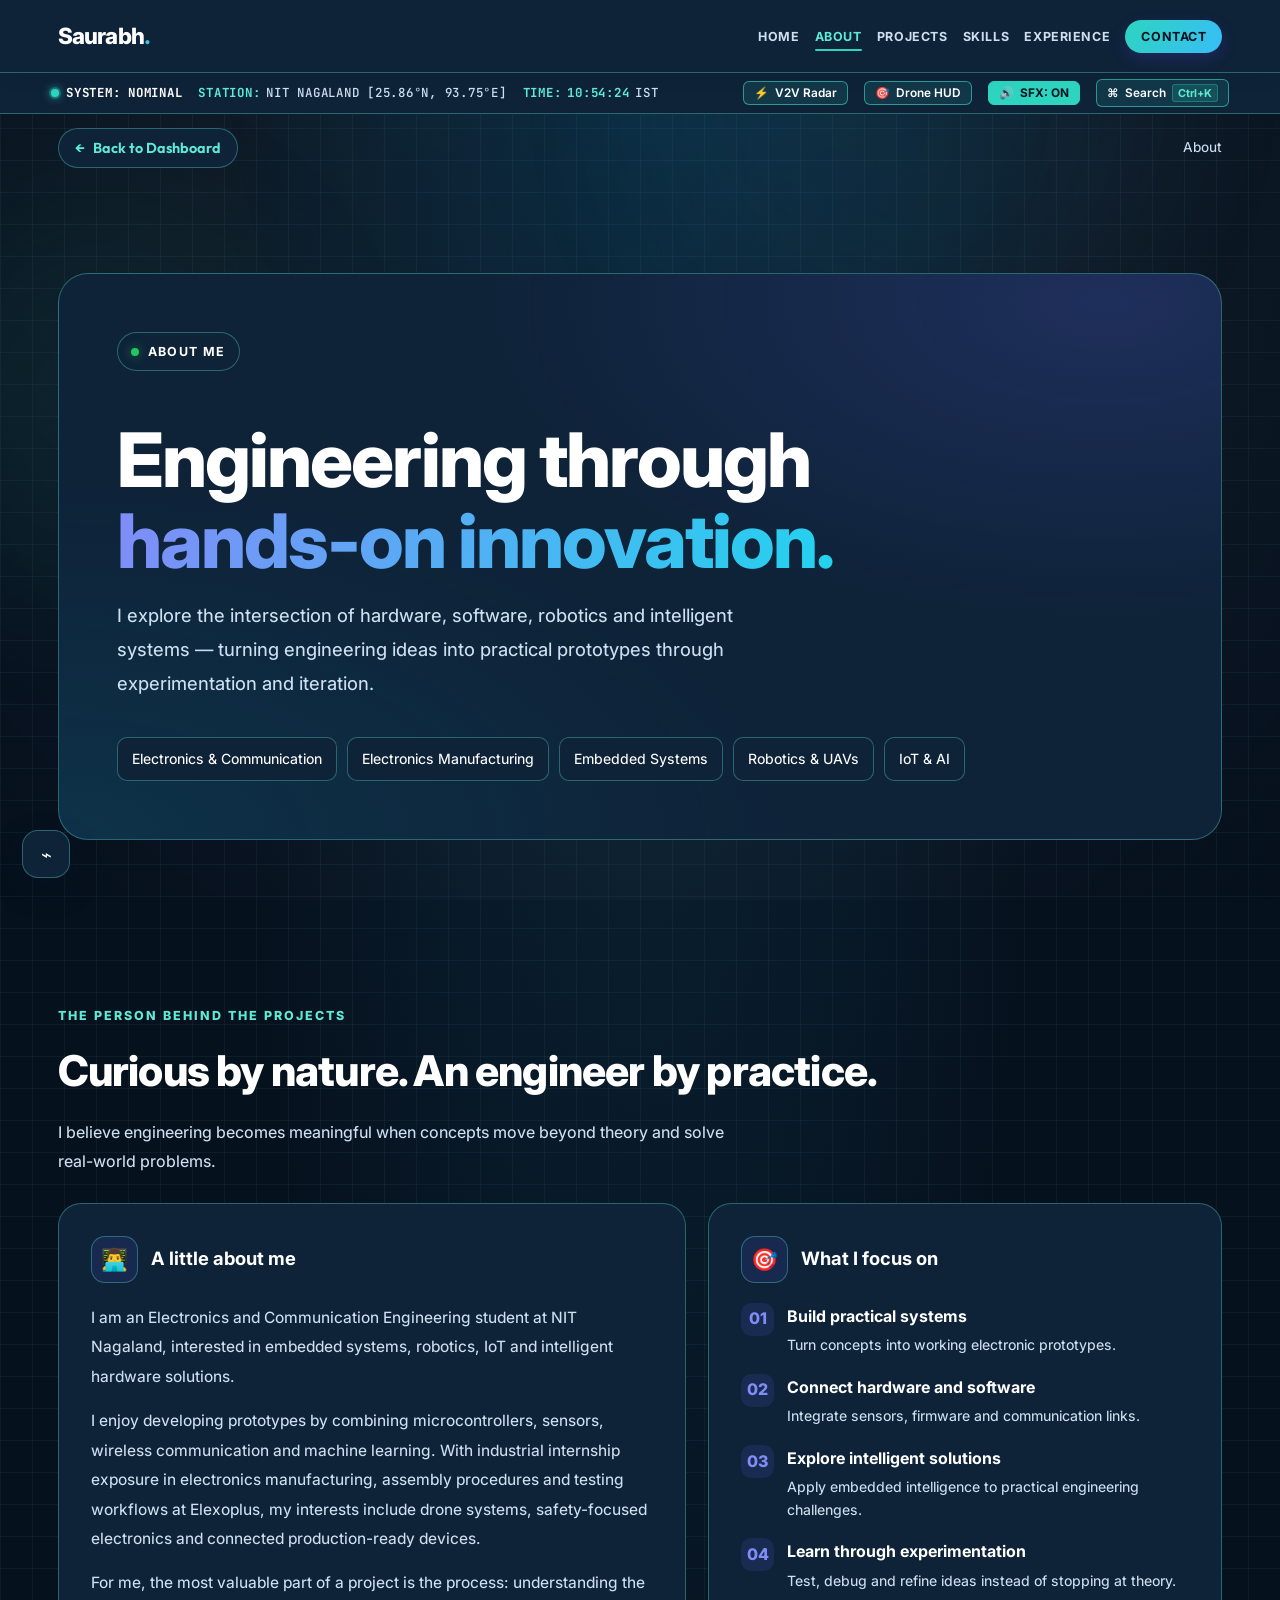
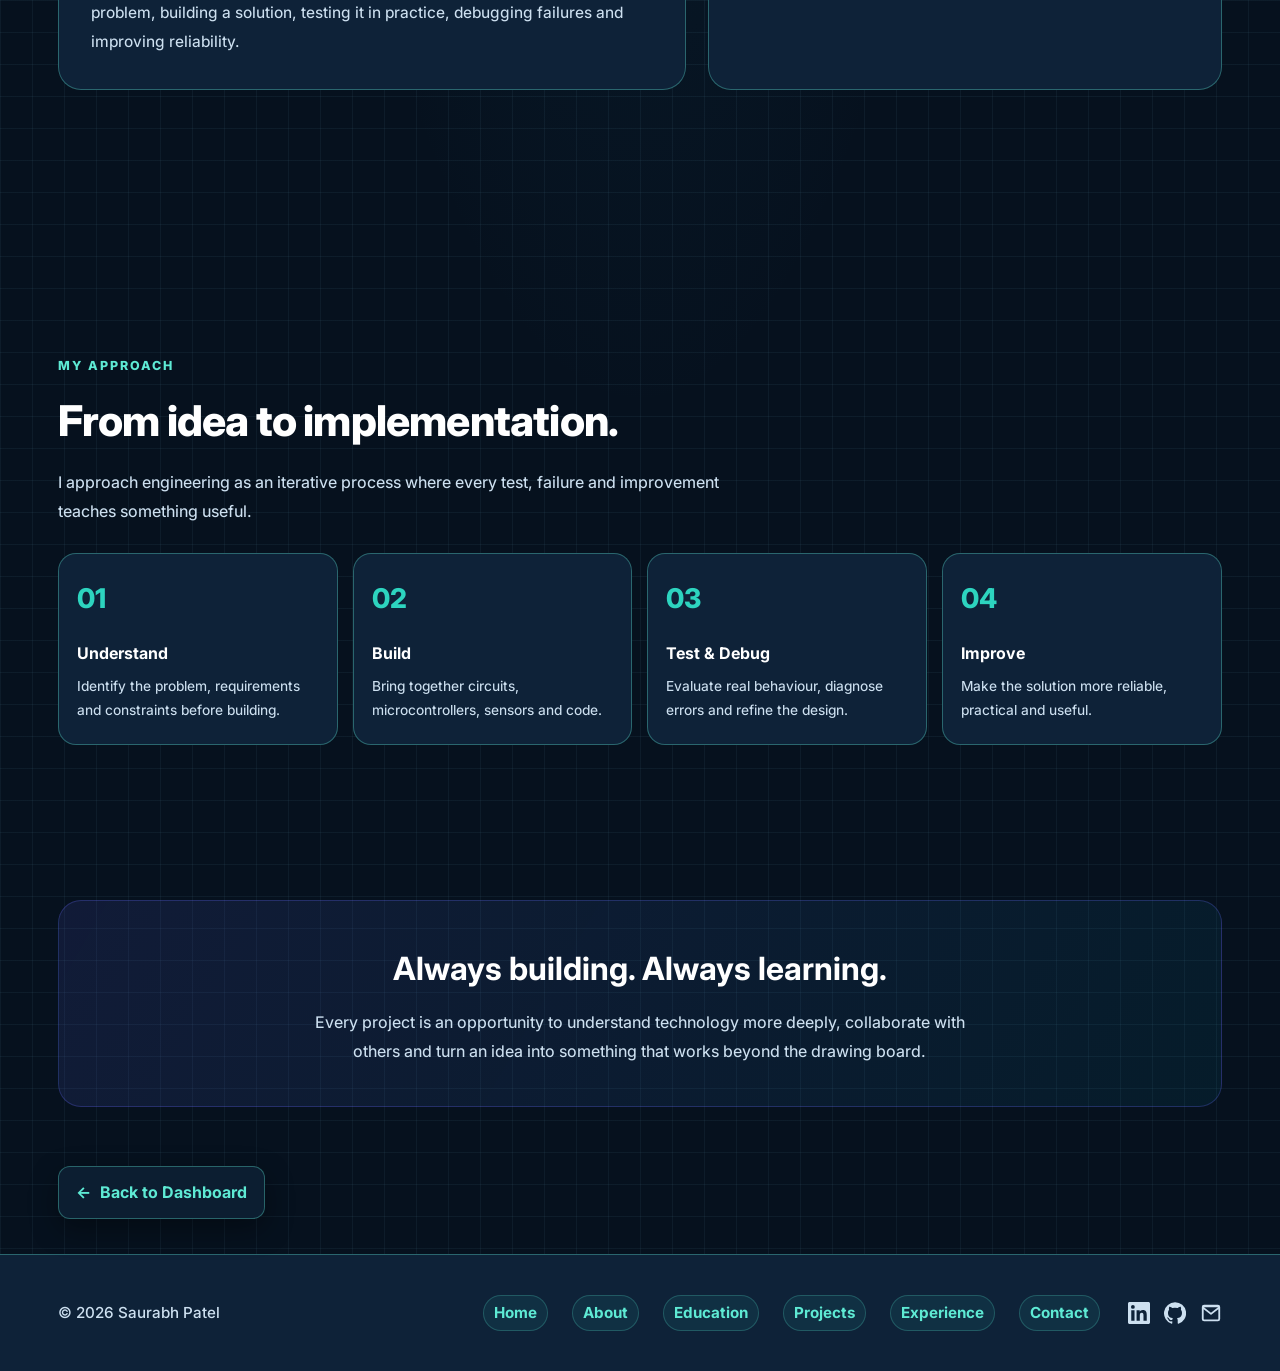
<file: about.html>
<!DOCTYPE html>
<html lang="en">
<head>
  <meta charset="UTF-8">
  <meta name="viewport" content="width=device-width, initial-scale=1.0">
  <meta name="theme-color" content="#4f46e5">
  <meta name="description" content="About Saurabh Patel, Electronics and Communication Engineering student at NIT Nagaland, exploring embedded systems, robotics, IoT and AI.">
  <title>About | Saurabh Patel</title>

  <link rel="icon" href="data:image/svg+xml,%3Csvg xmlns='http://www.w3.org/2000/svg' viewBox='0 0 64 64'%3E%3Crect width='64' height='64' rx='16' fill='%234f46e5'/%3E%3Ctext x='32' y='44' font-size='36' font-family='Arial' font-weight='700' text-anchor='middle' fill='white'%3ES%3C/text%3E%3C/svg%3E">

  <link rel="preconnect" href="https://fonts.googleapis.com">
  <link rel="preconnect" href="https://fonts.gstatic.com" crossorigin>
  <link href="https://fonts.googleapis.com/css2?family=Outfit:wght@300;400;500;600;700;800&display=swap" rel="stylesheet">

  <link rel="stylesheet" href="styles.css">
  <link rel="stylesheet" href="futuristic.css">

  <style>
    /* ABOUT PAGE */
    .about-page {
      --about-accent: var(--accent);
      --about-accent-2: var(--accent-secondary, #06b6d4);
      --about-panel: var(--surface-strong, var(--bg-card));
      --about-border: var(--border-light);
      color: var(--text-dark);
      padding: 65px 0 35px;
    }

    .about-page * {
      box-sizing: border-box;
    }

    .about-page .about-hero {
      position: relative;
      overflow: hidden;
      padding: clamp(28px, 5vw, 58px);
      border: 1px solid var(--about-border);
      border-radius: 30px;
      background:
        radial-gradient(ellipse at 90% 5%, rgba(99,102,241,.19), transparent 42%),
        radial-gradient(ellipse at 0% 100%, rgba(6,182,212,.11), transparent 45%),
        var(--about-panel);
    }

    .about-page .eyebrow {
      display: inline-flex;
      align-items: center;
      gap: 9px;
      padding: 8px 13px;
      border: 1px solid var(--about-border);
      border-radius: 50px;
      font-size: .78rem;
      font-weight: 700;
      letter-spacing: 1.4px;
      text-transform: uppercase;
      color: var(--text-dark);
    }

    .about-page .eyebrow-dot {
      width: 8px;
      height: 8px;
      border-radius: 50%;
      background: #22c55e;
      box-shadow: 0 0 12px rgba(34,197,94,.65);
    }

    .about-page .hero-title {
      max-width: 850px;
      margin: 25px 0 17px;
      font-size: clamp(2.35rem, 6vw, 4.7rem);
      font-weight: 800;
      line-height: 1.07;
      letter-spacing: -2px;
      color: var(--text-dark);
    }

    .about-page .gradient-text {
      color: var(--about-accent);
      background: linear-gradient(110deg, #818cf8, #22d3ee);
      background-clip: text;
      -webkit-background-clip: text;
      -webkit-text-fill-color: transparent;
    }

    .about-page .hero-description {
      max-width: 690px;
      font-size: clamp(1rem, 2vw, 1.15rem);
      line-height: 1.85;
      color: var(--text-muted);
      font-weight: 450;
    }

    .about-page .hero-tags {
      display: flex;
      flex-wrap: wrap;
      gap: 10px;
      margin-top: 26px;
    }

    .about-page .hero-tag {
      padding: 9px 14px;
      border: 1px solid var(--about-border);
      border-radius: 10px;
      font-size: .88rem;
      background: var(--about-panel);
    }

    .about-page .section-block {
      margin-top: 65px;
    }

    .about-page .section-top {
      margin-bottom: 27px;
    }

    .about-page .section-kicker {
      margin-bottom: 9px;
      color: var(--about-accent);
      font-size: .78rem;
      font-weight: 800;
      letter-spacing: 2px;
      text-transform: uppercase;
    }

    .about-page .section-title {
      margin: 0 0 10px;
      font-size: clamp(1.8rem, 4vw, 2.65rem);
      font-weight: 800;
      letter-spacing: -.8px;
      color: var(--text-dark);
    }

    .about-page .section-subtitle {
      max-width: 700px;
      line-height: 1.8;
      color: var(--text-muted);
      font-weight: 450;
    }

    /* ABOUT CONTENT */
    .about-page .intro-grid {
      display: grid;
      grid-template-columns: 1.1fr .9fr;
      gap: 22px;
    }

    .about-page .panel {
      min-width: 0;
      padding: clamp(23px, 3vw, 32px);
      border: 1px solid var(--about-border);
      border-radius: 23px;
      background: var(--about-panel);
      transition: transform .3s ease, border-color .3s ease;
    }

    .about-page .panel:hover {
      transform: translateY(-4px);
      border-color: rgba(129,140,248,.55);
    }

    .about-page .panel-heading {
      display: flex;
      align-items: center;
      gap: 13px;
      margin-bottom: 20px;
    }

    .about-page .panel-icon {
      display: grid;
      place-items: center;
      flex-shrink: 0;
      width: 47px;
      height: 47px;
      border: 1px solid var(--about-border);
      border-radius: 14px;
      background: rgba(99,102,241,.12);
      font-size: 1.35rem;
    }

    .about-page .panel h3 {
      margin: 0;
      font-size: 1.15rem;
      color: var(--text-dark);
    }

    .about-page .bio-copy {
      margin: 0 0 15px;
      font-size: .97rem;
      line-height: 1.9;
      color: var(--text-muted);
      font-weight: 450;
    }

    .about-page .bio-copy:last-child {
      margin-bottom: 0;
    }

    .about-page .focus-list {
      display: grid;
      gap: 17px;
      margin-top: 5px;
    }

    .about-page .focus-item {
      display: flex;
      align-items: flex-start;
      gap: 13px;
    }

    .about-page .focus-mark {
      display: grid;
      place-items: center;
      flex-shrink: 0;
      width: 33px;
      height: 33px;
      border-radius: 10px;
      background: rgba(99,102,241,.13);
      color: #818cf8;
      font-weight: 800;
    }

    .about-page .focus-item strong {
      display: block;
      margin-bottom: 4px;
      color: var(--text-dark);
    }

    .about-page .focus-item span {
      display: block;
      font-size: .88rem;
      line-height: 1.6;
      color: var(--text-muted);
      font-weight: 450;
    }

    /* SKILL CATEGORY CARDS */
    .about-page .skill-grid {
      display: grid;
      grid-template-columns: repeat(2, minmax(0, 1fr));
      gap: 19px;
    }

    .about-page .skill-card {
      min-width: 0;
      padding: 25px;
      border: 1px solid var(--about-border);
      border-radius: 22px;
      background: var(--about-panel);
      transition: transform .3s ease, box-shadow .3s ease,
                  border-color .3s ease;
    }

    .about-page .skill-card:hover {
      transform: translateY(-5px);
      border-color: rgba(99,102,241,.55);
      box-shadow: 0 15px 38px rgba(99,102,241,.09);
    }

    .about-page .skill-card-header {
      display: flex;
      align-items: center;
      gap: 13px;
      margin-bottom: 20px;
    }

    .about-page .skill-symbol {
      display: grid;
      place-items: center;
      flex-shrink: 0;
      width: 46px;
      height: 46px;
      border-radius: 14px;
      background: linear-gradient(135deg, rgba(99,102,241,.19), rgba(6,182,212,.13));
      font-size: 1.35rem;
    }

    .about-page .skill-card h3 {
      margin: 0 0 4px;
      font-size: 1.08rem;
      color: var(--text-dark);
    }

    .about-page .skill-card-header p {
      margin: 0;
      font-size: .82rem;
      color: var(--text-muted);
      font-weight: 450;
    }

    .about-page .skill-item {
      margin-top: 19px;
    }

    .about-page .skill-item:first-child {
      margin-top: 0;
    }

    .about-page .skill-meta {
      display: flex;
      align-items: center;
      justify-content: space-between;
      gap: 12px;
      margin-bottom: 9px;
      font-size: .9rem;
    }

    .about-page .skill-name {
      font-weight: 600;
      color: var(--text-dark);
    }

    .about-page .skill-percent {
      flex-shrink: 0;
      color: var(--about-accent);
      font-weight: 800;
      font-variant-numeric: tabular-nums;
    }

    .about-page .skill-track {
      height: 8px;
      overflow: hidden;
      border-radius: 20px;
      background: color-mix(in srgb, var(--text-muted) 22%, var(--about-panel));
    }

    .about-page .skill-fill {
      width: 0;
      height: 100%;
      border-radius: inherit;
      background: linear-gradient(90deg, #6366f1, #22d3ee);
      transition: width 1.25s cubic-bezier(.2,.7,.2,1);
    }

    .about-page .skill-card:nth-child(2) .skill-fill {
      background: linear-gradient(90deg, #0ea5e9, #2dd4bf);
    }

    .about-page .skill-card:nth-child(3) .skill-fill {
      background: linear-gradient(90deg, #8b5cf6, #ec4899);
    }

    .about-page .skill-card:nth-child(4) .skill-fill {
      background: linear-gradient(90deg, #f59e0b, #f97316);
    }

    .about-page .skill-card:nth-child(5) .skill-fill {
      background: linear-gradient(90deg, #14b8a6, #84cc16);
    }

    .about-page .skill-card:nth-child(6) .skill-fill {
      background: linear-gradient(90deg, #64748b, #a78bfa);
    }

    .about-page .skill-note {
      margin-top: 22px;
      padding: 15px 17px;
      border-left: 3px solid var(--about-accent);
      border-radius: 0 12px 12px 0;
      background: var(--about-panel);
      font-size: .88rem;
      line-height: 1.7;
      color: var(--text-muted);
      font-weight: 450;
    }

    /* WORKING STYLE */
    .about-page .process-grid {
      display: grid;
      grid-template-columns: repeat(4, minmax(0, 1fr));
      gap: 15px;
    }

    .about-page .process-card {
      padding: 22px 18px;
      border: 1px solid var(--about-border);
      border-radius: 18px;
      background: var(--about-panel);
    }

    .about-page .process-number {
      display: block;
      margin-bottom: 17px;
      color: var(--about-accent);
      font-size: 1.7rem;
      font-weight: 800;
    }

    .about-page .process-card h3 {
      margin: 0 0 8px;
      font-size: 1rem;
      color: var(--text-dark);
    }

    .about-page .process-card p {
      margin: 0;
      font-size: .86rem;
      line-height: 1.7;
      color: var(--text-muted);
      font-weight: 450;
    }

    .about-page .closing-note {
      margin-top: 55px;
      padding: clamp(26px, 4vw, 40px);
      border: 1px solid rgba(99,102,241,.28);
      border-radius: 23px;
      background: linear-gradient(120deg, rgba(99,102,241,.12), rgba(6,182,212,.07));
      text-align: center;
    }

    .about-page .closing-note h2 {
      margin: 0 0 12px;
      font-size: clamp(1.5rem, 3vw, 2rem);
      color: var(--text-dark);
    }

    .about-page .closing-note p {
      max-width: 650px;
      margin: 0 auto;
      line-height: 1.8;
      color: var(--text-muted);
      font-weight: 450;
    }

    .about-page .page-back-wrap {
      margin-top: 35px;
    }

    .about-page .page-back {
      display: inline-flex;
      align-items: center;
      gap: 9px;
      padding: 12px 17px;
      border: 1px solid var(--about-border);
      border-radius: 12px;
      text-decoration: none;
      color: var(--text-dark);
      transition: background .25s ease, transform .25s ease;
    }

    .about-page .page-back:hover {
      transform: translateX(-3px);
      background: var(--about-panel);
    }

    .about-page .reveal-about {
      opacity: 0;
      transform: translateY(20px);
      transition: opacity .65s ease, transform .65s ease;
    }

    .about-page .reveal-about.visible {
      opacity: 1;
      transform: translateY(0);
    }

    @media (max-width: 850px) {
      .about-page .intro-grid {
        grid-template-columns: 1fr;
      }

      .about-page .process-grid {
        grid-template-columns: repeat(2, minmax(0, 1fr));
      }
    }

    @media (max-width: 600px) {
      .about-page {
        padding-top: 35px;
      }

      .about-page .about-hero {
        border-radius: 22px;
      }

      .about-page .hero-title {
        letter-spacing: -1.2px;
      }

      .about-page .section-block {
        margin-top: 45px;
      }

      .about-page .skill-grid {
        grid-template-columns: 1fr;
      }

      .about-page .skill-card {
        padding: 21px;
      }

      .about-page .process-grid {
        gap: 11px;
      }

      .about-page .process-card {
        padding: 17px 14px;
      }
    }

    @media (prefers-reduced-motion: reduce) {
      .about-page *,
      .about-page *::before,
      .about-page *::after {
        scroll-behavior: auto !important;
        transition-duration: .01ms !important;
        animation-duration: .01ms !important;
      }

      .about-page .reveal-about {
        opacity: 1;
        transform: none;
      }
    }
  </style>
</head>

<body>

<div class="ambient-glow-1"></div>
<div class="ambient-glow-2"></div>

<header>
  <div class="container">
    <nav>
      <a class="logo" href="index.html">Saurabh<span>.</span></a>

      <button aria-expanded="false"
              aria-label="Open navigation menu"
              class="menu-btn" id="menuBtn">☰</button>

      <ul class="nav-links" id="navLinks"><li><a href="index.html">Home</a></li><li><a href="about.html">About</a></li><li><a href="projects.html">Projects</a></li><li><a href="skills.html">Skills</a></li><li><a href="experience.html">Experience</a></li><li><a class="nav-contact" href="contact.html">Contact</a></li></ul>
    </nav>
  </div>
</header>

<main class="page-content about-page">
  <div class="container">

    <!-- HERO -->
    <section class="about-hero reveal-about">
      <div class="eyebrow">
        <span class="eyebrow-dot"></span>
        About Me
      </div>

      <h1 class="hero-title">
        Engineering through<br>
        <span class="gradient-text">hands-on innovation.</span>
      </h1>

      <p class="hero-description">
        I explore the intersection of hardware, software, robotics
        and intelligent systems — turning engineering ideas into
        practical prototypes through experimentation and iteration.
      </p>

      <div class="hero-tags">
        <span class="hero-tag">Electronics &amp; Communication</span>
        <span class="hero-tag">Electronics Manufacturing</span>
        <span class="hero-tag">Embedded Systems</span>
        <span class="hero-tag">Robotics &amp; UAVs</span>
        <span class="hero-tag">IoT &amp; AI</span>
      </div>
    </section>

    <!-- ABOUT -->
    <section class="section-block">
      <div class="section-top reveal-about">
        <div class="section-kicker">The person behind the projects</div>
        <h2 class="section-title">Curious by nature. An engineer by practice.</h2>
        <p class="section-subtitle">
          I believe engineering becomes meaningful when concepts
          move beyond theory and solve real-world problems.
        </p>
      </div>

      <div class="intro-grid">

        <article class="panel reveal-about">
          <div class="panel-heading">
            <div class="panel-icon">👨‍💻</div>
            <h3>A little about me</h3>
          </div>

          <p class="bio-copy">
            I am an Electronics and Communication Engineering
            student at NIT Nagaland, interested in embedded systems,
            robotics, IoT and intelligent hardware solutions.
          </p>

          <p class="bio-copy">
            I enjoy developing prototypes by combining
            microcontrollers, sensors, wireless communication
            and machine learning. With industrial internship exposure in
            electronics manufacturing, assembly procedures and testing workflows
            at Elexoplus, my interests include drone systems, safety-focused
            electronics and connected production-ready devices.
          </p>

          <p class="bio-copy">
            For me, the most valuable part of a project is the
            process: understanding the problem, building a solution,
            testing it in practice, debugging failures and improving
            reliability.
          </p>
        </article>

        <article class="panel reveal-about">
          <div class="panel-heading">
            <div class="panel-icon">🎯</div>
            <h3>What I focus on</h3>
          </div>

          <div class="focus-list">
            <div class="focus-item">
              <div class="focus-mark">01</div>
              <div>
                <strong>Build practical systems</strong>
                <span>Turn concepts into working electronic prototypes.</span>
              </div>
            </div>

            <div class="focus-item">
              <div class="focus-mark">02</div>
              <div>
                <strong>Connect hardware and software</strong>
                <span>Integrate sensors, firmware and communication links.</span>
              </div>
            </div>

            <div class="focus-item">
              <div class="focus-mark">03</div>
              <div>
                <strong>Explore intelligent solutions</strong>
                <span>Apply embedded intelligence to practical engineering challenges.</span>
              </div>
            </div>

            <div class="focus-item">
              <div class="focus-mark">04</div>
              <div>
                <strong>Learn through experimentation</strong>
                <span>Test, debug and refine ideas instead of stopping at theory.</span>
              </div>
            </div>
          </div>
        </article>

      </div>
    </section>

    <!-- WORKING STYLE -->
    <section class="section-block">
      <div class="section-top reveal-about">
        <div class="section-kicker">My approach</div>
        <h2 class="section-title">From idea to implementation.</h2>
        <p class="section-subtitle">
          I approach engineering as an iterative process where
          every test, failure and improvement teaches something useful.
        </p>
      </div>

      <div class="process-grid">

        <article class="process-card reveal-about">
          <span class="process-number">01</span>
          <h3>Understand</h3>
          <p>Identify the problem, requirements and constraints before building.</p>
        </article>

        <article class="process-card reveal-about">
          <span class="process-number">02</span>
          <h3>Build</h3>
          <p>Bring together circuits, microcontrollers, sensors and code.</p>
        </article>

        <article class="process-card reveal-about">
          <span class="process-number">03</span>
          <h3>Test &amp; Debug</h3>
          <p>Evaluate real behaviour, diagnose errors and refine the design.</p>
        </article>

        <article class="process-card reveal-about">
          <span class="process-number">04</span>
          <h3>Improve</h3>
          <p>Make the solution more reliable, practical and useful.</p>
        </article>

      </div>
    </section>

    <!-- CLOSING -->
    <section class="closing-note reveal-about">
      <h2>Always building. Always learning.</h2>
      <p>
        Every project is an opportunity to understand technology
        more deeply, collaborate with others and turn an idea
        into something that works beyond the drawing board.
      </p>
    </section>

    <div class="page-back-wrap">
      <a class="page-back" href="index.html#dashboard">
        <span aria-hidden="true">←</span>
        Back to Dashboard
      </a>
    </div>

  </div>
</main>

<footer>
  <div class="container">
    <div class="footer-inner">
      <p>© 2026 Saurabh Patel</p>

      <div class="footer-right">
        <div class="footer-links">
          <a href="index.html">Home</a>
          <a href="about.html">About</a>
          <a href="education.html">Education</a>
          <a href="projects.html">Projects</a>
          <a href="experience.html">Experience</a>
          <a href="contact.html">Contact</a>
        </div>

        <div class="social-icons">
          <a aria-label="LinkedIn"
             href="https://www.linkedin.com/in/saurabhp04/"
             rel="noopener noreferrer" target="_blank">
            <svg viewBox="0 0 24 24" aria-hidden="true">
              <path d="M20.45 20.45h-3.56v-5.57c0-1.33-.03-3.04-1.85-3.04-1.86 0-2.14 1.45-2.14 2.94v5.67H9.35V9h3.41v1.56h.05c.48-.9 1.64-1.85 3.37-1.85 3.6 0 4.27 2.37 4.27 5.46v6.28zM5.34 7.43a2.06 2.06 0 1 1 0-4.13 2.06 2.06 0 0 1 0 4.13zM7.12 20.45H3.56V9h3.56v11.45zM22.22 0H1.77C.79 0 0 .77 0 1.73v20.54C0 23.23.79 24 1.77 24h20.45c.98 0 1.78-.77 1.78-1.73V1.73C24 .77 23.2 0 22.22 0z"/>
            </svg>
          </a>

          <a aria-label="GitHub"
             href="https://github.com/saurabhp02"
             rel="noopener noreferrer" target="_blank">
            <svg viewBox="0 0 24 24" aria-hidden="true">
              <path d="M12 .3a12 12 0 0 0-3.8 23.38c.6.12.83-.26.83-.57v-2c-3.34.73-4.04-1.6-4.04-1.6-.55-1.4-1.34-1.77-1.34-1.77-1.08-.74.09-.73.09-.73 1.2.09 1.83 1.24 1.83 1.24 1.07 1.83 2.8 1.3 3.49 1 .1-.78.42-1.3.76-1.6-2.67-.3-5.47-1.33-5.47-5.93 0-1.31.47-2.38 1.24-3.22-.14-.3-.54-1.52.1-3.18 0 0 1-.32 3.3 1.23a11.5 11.5 0 0 1 6 0c2.28-1.55 3.29-1.23 3.29-1.23.64 1.66.24 2.88.12 3.18.77.84 1.23 1.91 1.23 3.22 0 4.61-2.8 5.63-5.48 5.92.42.36.81 1.1.81 2.22v3.29c0 .32.22.7.83.58A12 12 0 0 0 12 .3z"/>
            </svg>
          </a>

          <a aria-label="Email"
             href="mailto:saurabh4366@nitnagaland.ac.in">
            <svg viewBox="0 0 24 24" aria-hidden="true">
              <path d="M2 5.5A2.5 2.5 0 0 1 4.5 3h15A2.5 2.5 0 0 1 22 5.5v13a2.5 2.5 0 0 1-2.5 2.5h-15A2.5 2.5 0 0 1 2 18.5v-13zm2.3.2 7.7 6.1 7.7-6.1a.5.5 0 0 0-.2-.05h-15a.5.5 0 0 0-.2.05zM20 7.9l-7.4 5.85a1 1 0 0 1-1.2 0L4 7.9v10.6c0 .28.22.5.5.5h15a.5.5 0 0 0 .5-.5V7.9z"/>
            </svg>
          </a>
        </div>
      </div>
    </div>
  </div>
</footer>

<!-- WEBSITE THEME SWITCHER -->
<div class="environment-switcher" id="environmentSwitcher">
  <div aria-label="Choose website environment"
       class="environment-options" id="environmentOptions"></div>

  <button aria-expanded="false"
          aria-label="Change website environment"
          class="environment-toggle" id="environmentToggle">☀️</button>
  <span class="environment-label" id="environmentLabel">Day</span>
</div>

<script src="script.js"></script>
<script src="futuristic.js"></script>

<script>
(function () {
  const page = document.querySelector(".about-page");
  if (!page) return;

  // Mark the current navigation link.
  document.querySelectorAll(".nav-links a").forEach(function (link) {
    const href = link.getAttribute("href");

    if (href === "about.html" || href === "about.html#skills") {
      link.classList.add("active");
      link.setAttribute("aria-current", "page");
    }
  });

  // Reveal sections as they enter the viewport.
  const revealItems = page.querySelectorAll(".reveal-about");

  if ("IntersectionObserver" in window) {
    const revealObserver = new IntersectionObserver(function (entries) {
      entries.forEach(function (entry) {
        if (entry.isIntersecting) {
          entry.target.classList.add("visible");
          revealObserver.unobserve(entry.target);
        }
      });
    }, {
      threshold: 0.12
    });

    revealItems.forEach(function (item) {
      revealObserver.observe(item);
    });
  } else {
    revealItems.forEach(function (item) {
      item.classList.add("visible");
    });
  }

  // Animate skill bars only when they become visible.
  const skillTracks = page.querySelectorAll(".skill-track");

  function animateTrack(track) {
    const fill = track.querySelector(".skill-fill");
    if (!fill || fill.dataset.animated === "true") return;

    const rawLevel = Number(fill.dataset.level);
    const level = Math.max(0, Math.min(100, rawLevel || 0));

    fill.style.width = level + "%";
    fill.dataset.animated = "true";
  }

  if ("IntersectionObserver" in window) {
    const barObserver = new IntersectionObserver(function (entries) {
      entries.forEach(function (entry) {
        if (entry.isIntersecting) {
          animateTrack(entry.target);
          barObserver.unobserve(entry.target);
        }
      });
    }, {
      threshold: 0.25
    });

    skillTracks.forEach(function (track) {
      barObserver.observe(track);
    });
  } else {
    skillTracks.forEach(animateTrack);
  }
})();
</script>

</body>
</html>
</file>
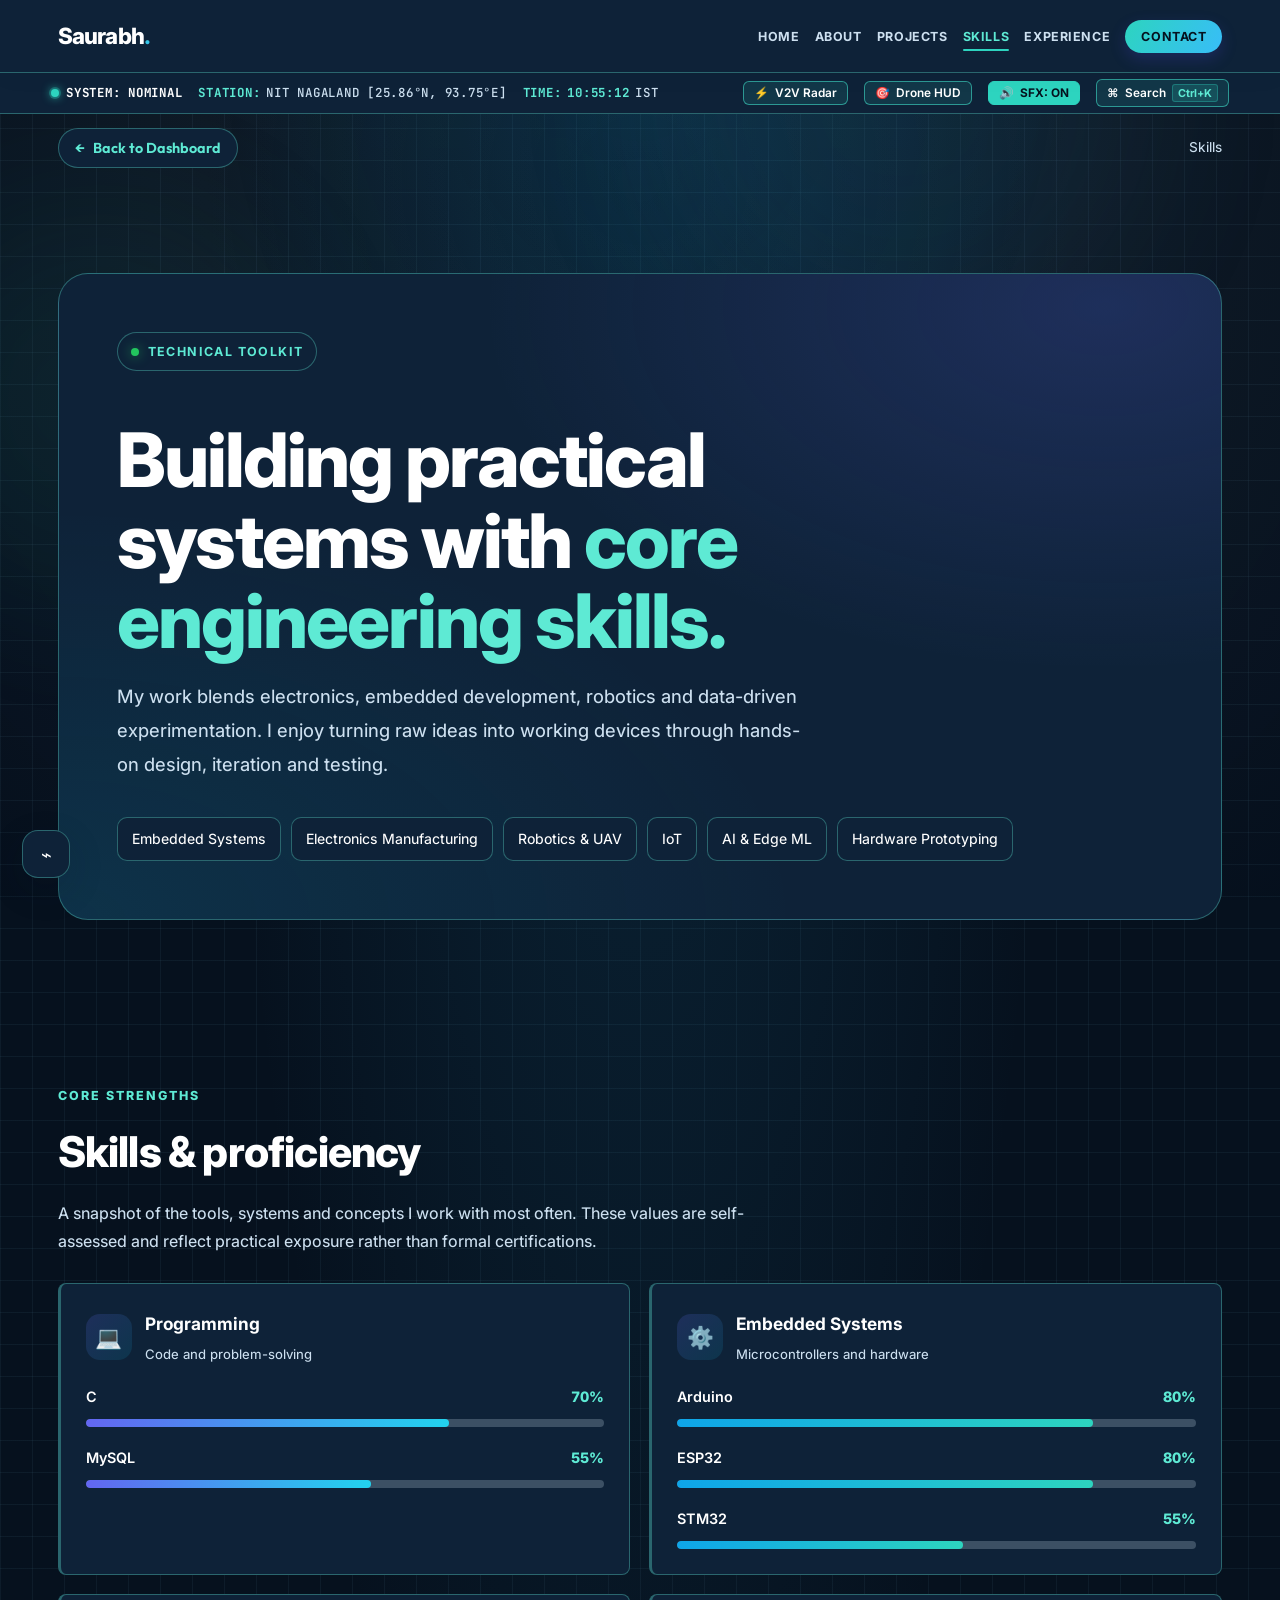
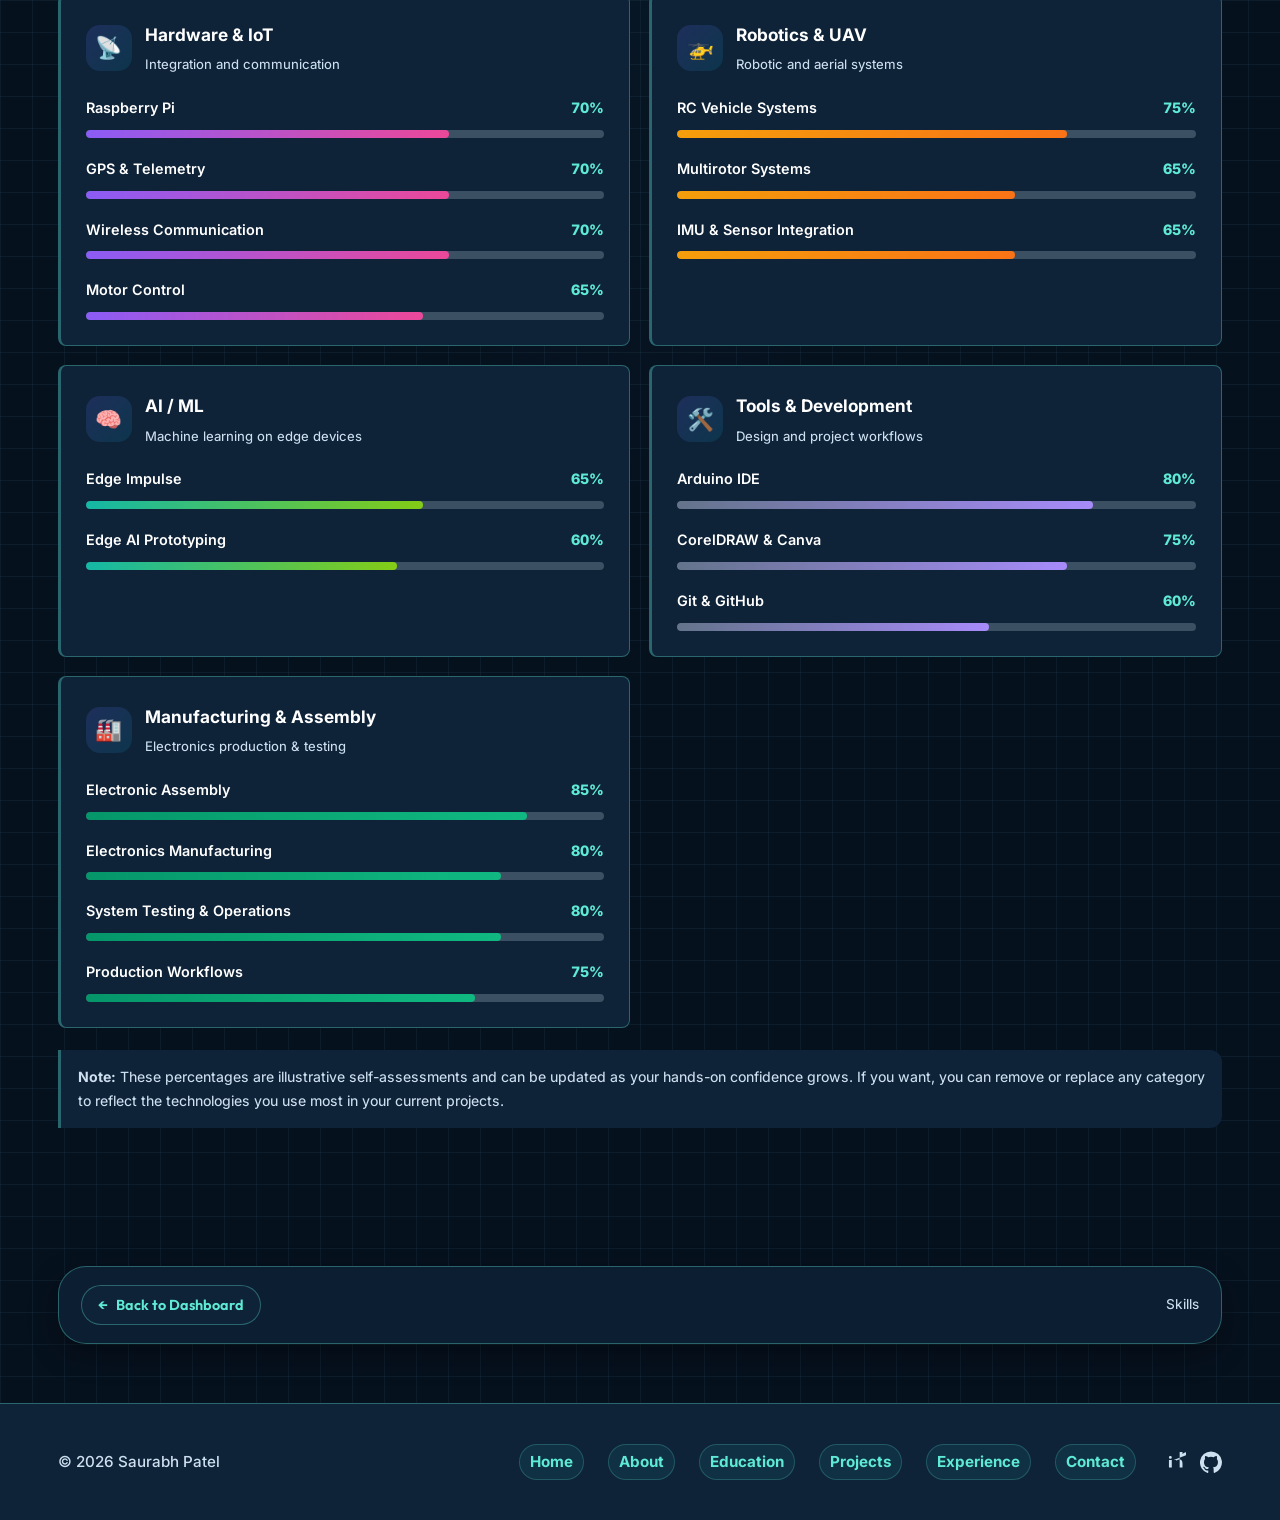
<file: skills.html>
<!DOCTYPE html>
<html lang="en">
<head>
  <meta charset="UTF-8">
  <meta name="viewport" content="width=device-width, initial-scale=1.0">
  <meta name="theme-color" content="#4f46e5">
  <meta name="description" content="Skills and technical toolkit of Saurabh Patel, an electronics and embedded systems engineering student at NIT Nagaland.">
  <title>Skills | Saurabh Patel</title>

  <link rel="icon" href="data:image/svg+xml,%3Csvg xmlns='http://www.w3.org/2000/svg' viewBox='0 0 64 64'%3E%3Crect width='64' height='64' rx='16' fill='%234f46e5'/%3E%3Ctext x='32' y='44' font-size='36' font-family='Arial' font-weight='700' text-anchor='middle' fill='white'%3ES%3C/text%3E%3C/svg%3E">
  <link rel="preconnect" href="https://fonts.googleapis.com">
  <link rel="preconnect" href="https://fonts.gstatic.com" crossorigin>
  <link href="https://fonts.googleapis.com/css2?family=Outfit:wght@300;400;500;600;700;800&display=swap" rel="stylesheet">
  <link rel="stylesheet" href="styles.css">
  <link rel="stylesheet" href="futuristic.css">

  <style>
    .skills-page {
      --skills-accent: var(--accent-dark);
      --skills-accent-2: var(--accent);
      --skills-panel: var(--surface-strong, var(--bg-card));
      --skills-border: var(--border-light);
      padding: 65px 0 35px;
      color: var(--text-dark);
    }

    .skills-page * { box-sizing: border-box; }

    .skills-page .skills-hero {
      position: relative;
      overflow: hidden;
      padding: clamp(28px, 5vw, 58px);
      border: 1px solid var(--skills-border);
      border-radius: 30px;
      background:
        radial-gradient(ellipse at 90% 5%, rgba(99,102,241,.19), transparent 42%),
        radial-gradient(ellipse at 0% 100%, rgba(6,182,212,.11), transparent 45%),
        var(--skills-panel);
    }

    .skills-page .eyebrow {
      display: inline-flex;
      align-items: center;
      gap: 9px;
      padding: 8px 13px;
      border: 1px solid var(--skills-border);
      border-radius: 50px;
      font-size: .78rem;
      font-weight: 700;
      letter-spacing: 1.4px;
      text-transform: uppercase;
    }

    .skills-page .eyebrow-dot {
      width: 8px;
      height: 8px;
      border-radius: 50%;
      background: #22c55e;
      box-shadow: 0 0 12px rgba(34,197,94,.65);
    }

    .skills-page .hero-title {
      max-width: 850px;
      margin: 25px 0 17px;
      font-size: clamp(2.35rem, 6vw, 4.7rem);
      font-weight: 800;
      line-height: 1.07;
      letter-spacing: -2px;
    }

    .skills-page .gradient-text {
      color: var(--skills-accent);
      background: linear-gradient(110deg, #818cf8, #22d3ee);
      background-clip: text;
      -webkit-background-clip: text;
      -webkit-text-fill-color: transparent;
    }

    .skills-page .hero-description {
      max-width: 690px;
      font-size: clamp(1rem, 2vw, 1.15rem);
      line-height: 1.85;
      opacity: .8;
    }

    .skills-page .hero-tags {
      display: flex;
      flex-wrap: wrap;
      gap: 10px;
      margin-top: 26px;
    }

    .skills-page .hero-tag {
      padding: 9px 14px;
      border: 1px solid var(--skills-border);
      border-radius: 10px;
      font-size: .88rem;
      background: var(--skills-panel);
    }

    .skills-page .section-block {
      margin-top: 65px;
    }

    .skills-page .section-top {
      margin-bottom: 27px;
    }

    .skills-page .section-kicker {
      margin-bottom: 9px;
      color: var(--skills-accent);
      font-size: .78rem;
      font-weight: 800;
      letter-spacing: 2px;
      text-transform: uppercase;
    }

    .skills-page .section-title {
      margin: 0 0 10px;
      font-size: clamp(1.8rem, 4vw, 2.65rem);
      font-weight: 800;
      letter-spacing: -.8px;
    }

    .skills-page .section-subtitle {
      max-width: 700px;
      line-height: 1.8;
      color: var(--text-muted);
    }

    .skills-page .skill-grid {
      display: grid;
      grid-template-columns: repeat(2, minmax(0, 1fr));
      gap: 19px;
    }

    .skills-page .skill-card {
      min-width: 0;
      padding: 25px;
      border: 1px solid var(--skills-border);
      border-radius: 22px;
      background: var(--skills-panel);
      transition: transform .3s ease, box-shadow .3s ease, border-color .3s ease;
    }

    .skills-page .skill-card:hover {
      transform: translateY(-5px);
      border-color: rgba(99,102,241,.55);
      box-shadow: 0 15px 38px rgba(99,102,241,.09);
    }

    .skills-page .skill-card-header {
      display: flex;
      align-items: center;
      gap: 13px;
      margin-bottom: 20px;
    }

    .skills-page .skill-symbol {
      display: grid;
      place-items: center;
      flex-shrink: 0;
      width: 46px;
      height: 46px;
      border-radius: 14px;
      background: linear-gradient(135deg, rgba(99,102,241,.19), rgba(6,182,212,.13));
      font-size: 1.35rem;
    }

    .skills-page .skill-card h3 {
      margin: 0 0 4px;
      font-size: 1.08rem;
    }

    .skills-page .skill-card-header p {
      margin: 0;
      font-size: .82rem;
      color: var(--text-muted);
    }

    .skills-page .skill-item {
      margin-top: 19px;
    }

    .skills-page .skill-item:first-child {
      margin-top: 0;
    }

    .skills-page .skill-meta {
      display: flex;
      align-items: center;
      justify-content: space-between;
      gap: 12px;
      margin-bottom: 9px;
      font-size: .9rem;
    }

    .skills-page .skill-name {
      font-weight: 600;
    }

    .skills-page .skill-percent {
      flex-shrink: 0;
      color: var(--skills-accent);
      font-weight: 800;
      font-variant-numeric: tabular-nums;
    }

    .skills-page .skill-track {
      height: 8px;
      overflow: hidden;
      border-radius: 20px;
      background: color-mix(in srgb, var(--text-muted) 22%, var(--skills-panel));
    }

    .skills-page .skill-fill {
      width: 0;
      height: 100%;
      border-radius: inherit;
      background: linear-gradient(90deg, #6366f1, #22d3ee);
      transition: width 1.25s cubic-bezier(.2,.7,.2,1);
    }

    .skills-page .skill-card:nth-child(2) .skill-fill {
      background: linear-gradient(90deg, #0ea5e9, #2dd4bf);
    }

    .skills-page .skill-card:nth-child(3) .skill-fill {
      background: linear-gradient(90deg, #8b5cf6, #ec4899);
    }

    .skills-page .skill-card:nth-child(4) .skill-fill {
      background: linear-gradient(90deg, #f59e0b, #f97316);
    }

    .skills-page .skill-card:nth-child(5) .skill-fill {
      background: linear-gradient(90deg, #14b8a6, #84cc16);
    }

    .skills-page .skill-card:nth-child(6) .skill-fill {
      background: linear-gradient(90deg, #64748b, #a78bfa);
    }

    .skills-page .skill-card:nth-child(7) .skill-fill {
      background: linear-gradient(90deg, #059669, #10b981);
    }

    .skills-page .skill-note {
      margin-top: 22px;
      padding: 15px 17px;
      border-left: 3px solid var(--skills-accent);
      border-radius: 0 12px 12px 0;
      background: var(--skills-panel);
      font-size: .88rem;
      line-height: 1.7;
      color: var(--text-muted);
    }

    .skills-page .reveal-about {
      opacity: 0;
      transform: translateY(20px);
      transition: opacity .65s ease, transform .65s ease;
    }

    .skills-page .reveal-about.visible {
      opacity: 1;
      transform: translateY(0);
    }

    @media (max-width: 850px) {
      .skills-page .skill-grid { grid-template-columns: 1fr; }
    }

    @media (max-width: 600px) {
      .skills-page { padding-top: 35px; }
      .skills-page .skills-hero { border-radius: 22px; }
      .skills-page .hero-title { letter-spacing: -1.2px; }
      .skills-page .section-block { margin-top: 45px; }
      .skills-page .skill-card { padding: 21px; }
    }

    @media (prefers-reduced-motion: reduce) {
      .skills-page *,
      .skills-page *::before,
      .skills-page *::after {
        scroll-behavior: auto !important;
        transition-duration: .01ms !important;
        animation-duration: .01ms !important;
      }

      .skills-page .reveal-about {
        opacity: 1;
        transform: none;
      }
    }
  </style>
</head>
<body>
  <div class="ambient-glow-1"></div>
  <div class="ambient-glow-2"></div>

  <header>
    <div class="container">
      <nav>
        <a class="logo" href="index.html">Saurabh<span>.</span></a>
        <button aria-expanded="false" aria-label="Open navigation menu" class="menu-btn" id="menuBtn">☰</button>
        <ul class="nav-links" id="navLinks"><li><a href="index.html">Home</a></li><li><a href="about.html">About</a></li><li><a href="projects.html">Projects</a></li><li><a href="skills.html" aria-current="page" class="active">Skills</a></li><li><a href="experience.html">Experience</a></li><li><a class="nav-contact" href="contact.html">Contact</a></li></ul>
      </nav>
    </div>
  </header>

  <main class="page-content skills-page">
    <div class="container">
      <section class="skills-hero reveal-about">
        <div class="eyebrow"><span class="eyebrow-dot"></span>Technical Toolkit</div>
        <h1 class="hero-title">Building practical systems with <span class="gradient-text">core engineering skills.</span></h1>
        <p class="hero-description">
          My work blends electronics, embedded development, robotics and data-driven experimentation.
          I enjoy turning raw ideas into working devices through hands-on design, iteration and testing.
        </p>
        <div class="hero-tags">
          <span class="hero-tag">Embedded Systems</span>
          <span class="hero-tag">Electronics Manufacturing</span>
          <span class="hero-tag">Robotics &amp; UAV</span>
          <span class="hero-tag">IoT</span>
          <span class="hero-tag">AI &amp; Edge ML</span>
          <span class="hero-tag">Hardware Prototyping</span>
        </div>
      </section>

      <section class="section-block">
        <div class="section-top reveal-about">
          <div class="section-kicker">Core strengths</div>
          <h2 class="section-title">Skills &amp; proficiency</h2>
          <p class="section-subtitle">
            A snapshot of the tools, systems and concepts I work with most often. These values are self-assessed and reflect practical exposure rather than formal certifications.
          </p>
        </div>

        <div class="skill-grid">
          <article class="skill-card reveal-about">
            <div class="skill-card-header">
              <div class="skill-symbol">💻</div>
              <div>
                <h3>Programming</h3>
                <p>Code and problem-solving</p>
              </div>
            </div>
            <div class="skill-item">
              <div class="skill-meta"><span class="skill-name">C</span><span class="skill-percent" data-level="70">70%</span></div>
              <div class="skill-track" role="progressbar" aria-label="C proficiency" aria-valuemin="0" aria-valuemax="100" aria-valuenow="70"><div class="skill-fill" data-level="70"></div></div>
            </div>
            <div class="skill-item">
              <div class="skill-meta"><span class="skill-name">MySQL</span><span class="skill-percent" data-level="55">55%</span></div>
              <div class="skill-track" role="progressbar" aria-label="MySQL proficiency" aria-valuemin="0" aria-valuemax="100" aria-valuenow="55"><div class="skill-fill" data-level="55"></div></div>
            </div>
          </article>

          <article class="skill-card reveal-about">
            <div class="skill-card-header">
              <div class="skill-symbol">⚙️</div>
              <div>
                <h3>Embedded Systems</h3>
                <p>Microcontrollers and hardware</p>
              </div>
            </div>
            <div class="skill-item">
              <div class="skill-meta"><span class="skill-name">Arduino</span><span class="skill-percent" data-level="80">80%</span></div>
              <div class="skill-track" role="progressbar" aria-label="Arduino proficiency" aria-valuemin="0" aria-valuemax="100" aria-valuenow="80"><div class="skill-fill" data-level="80"></div></div>
            </div>
            <div class="skill-item">
              <div class="skill-meta"><span class="skill-name">ESP32</span><span class="skill-percent" data-level="80">80%</span></div>
              <div class="skill-track" role="progressbar" aria-label="ESP32 proficiency" aria-valuemin="0" aria-valuemax="100" aria-valuenow="80"><div class="skill-fill" data-level="80"></div></div>
            </div>
            <div class="skill-item">
              <div class="skill-meta"><span class="skill-name">STM32</span><span class="skill-percent" data-level="55">55%</span></div>
              <div class="skill-track" role="progressbar" aria-label="STM32 proficiency" aria-valuemin="0" aria-valuemax="100" aria-valuenow="55"><div class="skill-fill" data-level="55"></div></div>
            </div>
          </article>

          <article class="skill-card reveal-about">
            <div class="skill-card-header">
              <div class="skill-symbol">📡</div>
              <div>
                <h3>Hardware &amp; IoT</h3>
                <p>Integration and communication</p>
              </div>
            </div>
            <div class="skill-item">
              <div class="skill-meta"><span class="skill-name">Raspberry Pi</span><span class="skill-percent" data-level="70">70%</span></div>
              <div class="skill-track" role="progressbar" aria-label="Raspberry Pi proficiency" aria-valuemin="0" aria-valuemax="100" aria-valuenow="70"><div class="skill-fill" data-level="70"></div></div>
            </div>
            <div class="skill-item">
              <div class="skill-meta"><span class="skill-name">GPS &amp; Telemetry</span><span class="skill-percent" data-level="70">70%</span></div>
              <div class="skill-track" role="progressbar" aria-label="GPS and telemetry proficiency" aria-valuemin="0" aria-valuemax="100" aria-valuenow="70"><div class="skill-fill" data-level="70"></div></div>
            </div>
            <div class="skill-item">
              <div class="skill-meta"><span class="skill-name">Wireless Communication</span><span class="skill-percent" data-level="70">70%</span></div>
              <div class="skill-track" role="progressbar" aria-label="Wireless communication proficiency" aria-valuemin="0" aria-valuemax="100" aria-valuenow="70"><div class="skill-fill" data-level="70"></div></div>
            </div>
            <div class="skill-item">
              <div class="skill-meta"><span class="skill-name">Motor Control</span><span class="skill-percent" data-level="65">65%</span></div>
              <div class="skill-track" role="progressbar" aria-label="Motor control proficiency" aria-valuemin="0" aria-valuemax="100" aria-valuenow="65"><div class="skill-fill" data-level="65"></div></div>
            </div>
          </article>

          <article class="skill-card reveal-about">
            <div class="skill-card-header">
              <div class="skill-symbol">🚁</div>
              <div>
                <h3>Robotics &amp; UAV</h3>
                <p>Robotic and aerial systems</p>
              </div>
            </div>
            <div class="skill-item">
              <div class="skill-meta"><span class="skill-name">RC Vehicle Systems</span><span class="skill-percent" data-level="75">75%</span></div>
              <div class="skill-track" role="progressbar" aria-label="RC vehicle systems proficiency" aria-valuemin="0" aria-valuemax="100" aria-valuenow="75"><div class="skill-fill" data-level="75"></div></div>
            </div>
            <div class="skill-item">
              <div class="skill-meta"><span class="skill-name">Multirotor Systems</span><span class="skill-percent" data-level="65">65%</span></div>
              <div class="skill-track" role="progressbar" aria-label="Multirotor systems proficiency" aria-valuemin="0" aria-valuemax="100" aria-valuenow="65"><div class="skill-fill" data-level="65"></div></div>
            </div>
            <div class="skill-item">
              <div class="skill-meta"><span class="skill-name">IMU &amp; Sensor Integration</span><span class="skill-percent" data-level="65">65%</span></div>
              <div class="skill-track" role="progressbar" aria-label="IMU and sensor integration proficiency" aria-valuemin="0" aria-valuemax="100" aria-valuenow="65"><div class="skill-fill" data-level="65"></div></div>
            </div>
          </article>

          <article class="skill-card reveal-about">
            <div class="skill-card-header">
              <div class="skill-symbol">🧠</div>
              <div>
                <h3>AI / ML</h3>
                <p>Machine learning on edge devices</p>
              </div>
            </div>
            <div class="skill-item">
              <div class="skill-meta"><span class="skill-name">Edge Impulse</span><span class="skill-percent" data-level="65">65%</span></div>
              <div class="skill-track" role="progressbar" aria-label="Edge Impulse proficiency" aria-valuemin="0" aria-valuemax="100" aria-valuenow="65"><div class="skill-fill" data-level="65"></div></div>
            </div>
            <div class="skill-item">
              <div class="skill-meta"><span class="skill-name">Edge AI Prototyping</span><span class="skill-percent" data-level="60">60%</span></div>
              <div class="skill-track" role="progressbar" aria-label="Edge AI prototyping proficiency" aria-valuemin="0" aria-valuemax="100" aria-valuenow="60"><div class="skill-fill" data-level="60"></div></div>
            </div>
          </article>

          <article class="skill-card reveal-about">
            <div class="skill-card-header">
              <div class="skill-symbol">🛠️</div>
              <div>
                <h3>Tools &amp; Development</h3>
                <p>Design and project workflows</p>
              </div>
            </div>
            <div class="skill-item">
              <div class="skill-meta"><span class="skill-name">Arduino IDE</span><span class="skill-percent" data-level="80">80%</span></div>
              <div class="skill-track" role="progressbar" aria-label="Arduino IDE proficiency" aria-valuemin="0" aria-valuemax="100" aria-valuenow="80"><div class="skill-fill" data-level="80"></div></div>
            </div>
            <div class="skill-item">
              <div class="skill-meta"><span class="skill-name">CorelDRAW &amp; Canva</span><span class="skill-percent" data-level="75">75%</span></div>
              <div class="skill-track" role="progressbar" aria-label="CorelDRAW and Canva proficiency" aria-valuemin="0" aria-valuemax="100" aria-valuenow="75"><div class="skill-fill" data-level="75"></div></div>
            </div>
            <div class="skill-item">
              <div class="skill-meta"><span class="skill-name">Git &amp; GitHub</span><span class="skill-percent" data-level="60">60%</span></div>
              <div class="skill-track" role="progressbar" aria-label="Git and GitHub proficiency" aria-valuemin="0" aria-valuemax="100" aria-valuenow="60"><div class="skill-fill" data-level="60"></div></div>
            </div>
          </article>

          <article class="skill-card reveal-about">
            <div class="skill-card-header">
              <div class="skill-symbol">🏭</div>
              <div>
                <h3>Manufacturing &amp; Assembly</h3>
                <p>Electronics production &amp; testing</p>
              </div>
            </div>
            <div class="skill-item">
              <div class="skill-meta"><span class="skill-name">Electronic Assembly</span><span class="skill-percent" data-level="85">85%</span></div>
              <div class="skill-track" role="progressbar" aria-label="Electronic assembly proficiency" aria-valuemin="0" aria-valuemax="100" aria-valuenow="85"><div class="skill-fill" data-level="85"></div></div>
            </div>
            <div class="skill-item">
              <div class="skill-meta"><span class="skill-name">Electronics Manufacturing</span><span class="skill-percent" data-level="80">80%</span></div>
              <div class="skill-track" role="progressbar" aria-label="Electronics manufacturing proficiency" aria-valuemin="0" aria-valuemax="100" aria-valuenow="80"><div class="skill-fill" data-level="80"></div></div>
            </div>
            <div class="skill-item">
              <div class="skill-meta"><span class="skill-name">System Testing &amp; Operations</span><span class="skill-percent" data-level="80">80%</span></div>
              <div class="skill-track" role="progressbar" aria-label="System testing proficiency" aria-valuemin="0" aria-valuemax="100" aria-valuenow="80"><div class="skill-fill" data-level="80"></div></div>
            </div>
            <div class="skill-item">
              <div class="skill-meta"><span class="skill-name">Production Workflows</span><span class="skill-percent" data-level="75">75%</span></div>
              <div class="skill-track" role="progressbar" aria-label="Production workflows proficiency" aria-valuemin="0" aria-valuemax="100" aria-valuenow="75"><div class="skill-fill" data-level="75"></div></div>
            </div>
          </article>
        </div>

        <div class="skill-note reveal-about">
          <strong>Note:</strong> These percentages are illustrative self-assessments and can be updated as your hands-on confidence grows. If you want, you can remove or replace any category to reflect the technologies you use most in your current projects.
        </div>
      </section>
    </div>
  </main>

  <footer>
    <div class="container">
      <div class="footer-inner">
        <p>© 2026 Saurabh Patel</p>
        <div class="footer-right">
          <div class="footer-links">
            <a href="index.html">Home</a>
            <a href="about.html">About</a>
            <a href="education.html">Education</a>
            <a href="projects.html">Projects</a>
            <a href="experience.html">Experience</a>
            <a href="contact.html">Contact</a>
          </div>
          <div class="social-icons">
            <a aria-label="LinkedIn" href="https://www.linkedin.com/in/saurabhp04/" rel="noopener noreferrer" target="_blank">
              <svg viewBox="0 0 24 24"><path d="M6.94 8.5A1.56 1.56 0 1 1 6.9 5.38 1.56 1.56 0 0 1 6.94 8.5ZM5.4 9.8h3.1V18H5.4zm5.14 0h2.97v1.14h.04c.41-.78 1.42-1.6 2.93-1.6 3.13 0 3.71 2.06 3.71 4.74V18h-3.1v-16.8h3.1v2.13c1.19-1.1 2.8-2.28 5.75-2.28 5.53 0 6.52 3.64 6.52 8.39V18h-3.1v-16.8h3.1"/></svg>
            </a>
            <a aria-label="GitHub" href="https://github.com/saurabhp02" rel="noopener noreferrer" target="_blank">
              <svg viewBox="0 0 24 24"><path d="M12 .5a12 12 0 0 0-3.79 23.4c.6.11.82-.26.82-.58v-2.08c-3.34.73-4.04-1.59-4.04-1.59-.54-1.38-1.32-1.75-1.32-1.75-1.08-.74.08-.72.08-.72 1.2.08 1.83 1.23 1.83 1.23 1.06 1.81 2.78 1.29 3.46.99.11-.77.42-1.29.76-1.59-2.66-.3-5.47-1.33-5.47-5.92 0-1.31.47-2.38 1.23-3.22-.12-.3-.53-1.52.12-3.17 0 0 1-.32 3.28 1.2a11.4 11.4 0 0 1 6 0c2.27-1.52 3.27-1.2 3.27-1.2.65 1.65.24 2.87.12 3.17.77.84 1.23 1.91 1.23 3.22 0 4.6-2.82 5.61-5.5 5.91.43.37.81 1.1.81 2.22v3.29c0 .32.22.7.83.58A12 12 0 0 0 12 .5Z"/></svg>
            </a>
          </div>
        </div>
      </div>
    </div>
  </footer>

  <div class="environment-switcher" id="environmentSwitcher">
    <div aria-label="Choose website environment" class="environment-options" id="environmentOptions"></div>
    <button aria-expanded="false" aria-label="Change website environment" class="environment-toggle" id="environmentToggle" type="button">☀️</button>
    <span class="environment-label" id="environmentLabel">Day</span>
  </div>

  <script src="script.js"></script>
  <script src="futuristic.js"></script>

  <script>
  (function () {
    const page = document.querySelector(".skills-page");
    if (!page) return;

    document.querySelectorAll(".nav-links a").forEach(function (link) {
      const href = link.getAttribute("href");
      if (href === "skills.html") {
        link.classList.add("active");
        link.setAttribute("aria-current", "page");
      }
    });

    const revealItems = page.querySelectorAll(".reveal-about");

    if ("IntersectionObserver" in window) {
      const revealObserver = new IntersectionObserver(function (entries) {
        entries.forEach(function (entry) {
          if (entry.isIntersecting) {
            entry.target.classList.add("visible");
            revealObserver.unobserve(entry.target);
          }
        });
      }, { threshold: 0.12 });

      revealItems.forEach(function (item) {
        revealObserver.observe(item);
      });
    } else {
      revealItems.forEach(function (item) {
        item.classList.add("visible");
      });
    }

    const skillTracks = page.querySelectorAll(".skill-track");

    function animateTrack(track) {
      const fill = track.querySelector(".skill-fill");
      if (!fill || fill.dataset.animated === "true") return;

      const rawLevel = Number(fill.dataset.level);
      const level = Math.max(0, Math.min(100, rawLevel || 0));

      fill.style.width = level + "%";
      fill.dataset.animated = "true";
    }

    if ("IntersectionObserver" in window) {
      const barObserver = new IntersectionObserver(function (entries) {
        entries.forEach(function (entry) {
          if (entry.isIntersecting) {
            animateTrack(entry.target);
            barObserver.unobserve(entry.target);
          }
        });
      }, { threshold: 0.25 });

      skillTracks.forEach(function (track) {
        barObserver.observe(track);
      });
    } else {
      skillTracks.forEach(animateTrack);
    }
  })();
  </script>
</body>
</html>
</file>
<file: styles.css>
@import url("https://fonts.googleapis.com/css2?family=Outfit:wght@300;400;500;600;700;800&family=IBM+Plex+Mono:wght@400;500;600;700&family=Inter:wght@400;500;600;700;800&family=JetBrains+Mono:wght@400;500;600;700&family=Manrope:wght@400;500;600;700;800&family=Nunito+Sans:wght@400;500;600;700;800&family=Playfair+Display:wght@400;500;600;700&family=Space+Grotesk:wght@400;500;600;700&display=swap");

:root {
    --bg-main: #f4f6fa;
    --bg-card: #ffffff;
    --text-dark: #0f172a;
    --text-muted: #334155;
    --accent: #2563eb;
    --accent-dark: #1d4ed8;
    --accent-gradient: linear-gradient(135deg, #1d4ed8, #6d28d9);
    --btn-text: #ffffff;
    --border-light: #cbd5e1;
    --shadow-sm: 0 4px 10px rgba(0, 0, 0, 0.04);
    --shadow-md: 0 10px 30px -10px rgba(15, 23, 42, 0.10);
    --shadow-lg: 0 20px 40px -10px rgba(15, 23, 42, 0.16);
    --radius-md: 14px;
    --radius-lg: 24px;
    --transition-smooth: all 0.4s cubic-bezier(0.16, 1, 0.3, 1);
}

* { margin: 0; padding: 0; box-sizing: border-box; }

html {
    scroll-behavior: smooth;
    scroll-padding-top: 90px;
    -webkit-font-smoothing: antialiased;
    -moz-osx-font-smoothing: grayscale;
    text-rendering: optimizeLegibility;
    overscroll-behavior-y: none;
}

body {
    font-family: 'Outfit', sans-serif;
    font-weight: 450;
    background-color: var(--bg-main);
    background-image: radial-gradient(var(--pattern, #cbd5e1) 1px, transparent 1px);
    background-size: 32px 32px;
    color: var(--text-dark);
    line-height: 1.7;
    overflow-x: hidden;
    -webkit-font-smoothing: antialiased;
    -moz-osx-font-smoothing: grayscale;
    text-rendering: optimizeLegibility;
    overscroll-behavior-y: none;
    touch-action: pan-y;
}

a { color: inherit; text-decoration: none; }
img, video { max-width: 100%; display: block; }

:focus-visible {
    outline: 3px solid var(--accent-dark);
    outline-offset: 3px;
    border-radius: 6px;
}

.container { width: 90%; max-width: 1180px; margin: auto; }

.ambient-glow-1, .ambient-glow-2 {
    position: absolute;
    border-radius: 50%;
    z-index: -1;
    pointer-events: none;
    filter: blur(80px);
    opacity: 0.4;
}

.ambient-glow-1 {
    top: -150px;
    right: 10%;
    width: 500px;
    height: 500px;
    background: rgba(99, 102, 241, 0.3);
}

.ambient-glow-2 {
    top: 200px;
    left: -100px;
    width: 400px;
    height: 400px;
    background: rgba(59, 130, 246, 0.25);
}

/* Animations */
@keyframes slideDown {
    from { opacity: 0; transform: translateY(-100%); }
    to { opacity: 1; transform: translateY(0); }
}

@keyframes fadeUp {
    from { opacity: 0; transform: translateY(30px); }
    to { opacity: 1; transform: translateY(0); }
}

@keyframes scaleIn {
    from { opacity: 0; transform: scale(0.94) translateY(20px); }
    to { opacity: 1; transform: scale(1) translateY(0); }
}

.load-anim-1 { animation: fadeUp 0.8s ease backwards; animation-delay: 0.1s; }
.load-anim-2 { animation: fadeUp 0.8s ease backwards; animation-delay: 0.25s; }
.load-anim-3 { animation: fadeUp 0.8s ease backwards; animation-delay: 0.4s; }
.load-anim-4 { animation: fadeUp 0.8s ease backwards; animation-delay: 0.55s; }
.load-anim-image { animation: scaleIn 1s cubic-bezier(0.16, 1, 0.3, 1) backwards; animation-delay: 0.5s; }

/* Navbar */
header {
    position: sticky;
    top: 0;
    z-index: 1000;
    background: rgba(255, 255, 255, 0.8);
    border-bottom: 1px solid var(--border-light);
    backdrop-filter: blur(20px);
    -webkit-backdrop-filter: blur(20px);
    animation: slideDown 0.8s ease backwards;
    touch-action: pan-y;
}

nav {
    min-height: 76px;
    display: flex;
    align-items: center;
    justify-content: space-between;
}

.logo {
    font-size: 1.5rem;
    font-weight: 800;
    letter-spacing: -0.5px;
    touch-action: manipulation;
}

.logo span {
    background: var(--accent-gradient);
    -webkit-background-clip: text;
    -webkit-text-fill-color: transparent;
}

.nav-links {
    display: flex;
    align-items: center;
    gap: 32px;
    list-style: none;
}

.nav-links a {
    font-size: 0.95rem;
    font-weight: 500;
    color: var(--text-muted);
    transition: color 0.3s ease;
    position: relative;
    padding: 6px 0;
}

.nav-links a::after {
    content: "";
    position: absolute;
    left: 0;
    bottom: 0;
    height: 2px;
    width: 100%;
    background: var(--accent-gradient);
    transform: scaleX(0);
    transform-origin: left;
    transition: transform 0.3s ease;
}

.nav-links a:hover,
.nav-links a.active {
    color: var(--text-dark);
}

.nav-links a.active::after { transform: scaleX(1); }

.menu-btn {
    display: none;
    border: none;
    background: none;
    font-size: 1.8rem;
    cursor: pointer;
    color: var(--text-dark);
}

/* Hero */
.hero {
    position: relative;
    min-height: calc(100vh - 76px);
    display: flex;
    align-items: center;
    padding: 80px 0;
}

.hero-grid {
    display: grid;
    grid-template-columns: 1.15fr 0.85fr;
    gap: 70px;
    align-items: center;
}

.eyebrow {
    display: inline-block;
    padding: 8px 16px;
    border: 1px solid rgba(99, 102, 241, 0.2);
    border-radius: 50px;
    background: rgba(255, 255, 255, 0.8);
    color: var(--accent-dark);
    font-size: 0.85rem;
    font-weight: 700;
    letter-spacing: 0.5px;
    margin-bottom: 24px;
}

.hero h1 {
    font-size: clamp(2.6rem, 5.2vw, 4.4rem);
    line-height: 1.08;
    letter-spacing: -1.8px;
    font-weight: 800;
    margin-bottom: 20px;
}

.hero h1 span {
    background: var(--accent-gradient);
    -webkit-background-clip: text;
    -webkit-text-fill-color: transparent;
}

.hero-credential {
    font-size: 1.05rem;
    font-weight: 600;
    color: var(--text-dark);
    margin-bottom: 12px;
}

.hero-credential span {
    color: var(--text-muted);
    font-weight: 500;
}

.hero-description {
    max-width: 580px;
    color: var(--text-muted);
    font-size: 1.12rem;
    margin-bottom: 36px;
}

.hero-buttons {
    display: flex;
    flex-wrap: wrap;
    gap: 16px;
}

.btn {
    display: inline-flex;
    align-items: center;
    justify-content: center;
    padding: 14px 28px;
    border-radius: var(--radius-md);
    font-size: 0.95rem;
    font-weight: 600;
    transition: var(--transition-smooth);
    cursor: pointer;
}

.btn-primary {
    background: var(--accent-gradient);
    color: white;
    border: none;
    box-shadow: 0 8px 20px -6px rgba(99, 102, 241, 0.5);
}

.btn-primary:hover {
    transform: translateY(-3px);
    box-shadow: 0 12px 25px -6px rgba(99, 102, 241, 0.6);
}

.btn-secondary {
    background: rgba(255, 255, 255, 0.9);
    color: var(--text-dark);
    border: 1px solid var(--border-light);
    box-shadow: var(--shadow-sm);
}

.btn-secondary:hover {
    border-color: #6366f1;
    color: var(--accent-dark);
    transform: translateY(-3px);
    background: white;
}

.hero-image {
    display: flex;
    justify-content: center;
    align-items: center;
    position: relative;
}

.hero-image::before {
    content: '';
    position: absolute;
    inset: -20px;
    background: var(--accent-gradient);
    border-radius: 50%;
    opacity: 0.15;
    filter: blur(30px);
    z-index: -1;
}

.hero-image img {
    width: 100%;
    max-width: 380px;
    height: auto;
    aspect-ratio: 4 / 5;
    border-radius: var(--radius-lg);
    box-shadow: var(--shadow-lg);
    object-fit: cover;
    object-position: center top;
    border: 6px solid white;
}

/* ── Reactive profile carousel ── */
.profile-carousel {
    position: relative;
    width: min(100%, 390px);
    isolation: isolate;
    touch-action: pan-y;
}

.profile-photo-frame {
    position: relative;
    overflow: hidden;
    width: 100%;
    aspect-ratio: 4 / 5;
    border-radius: 28px;
    background: var(--bg-card);
    border: 7px solid rgba(255,255,255,.92);
    box-shadow: 0 28px 70px rgba(15,23,42,.17);
    cursor: pointer;
}

.profile-photo-frame::after {
    content: "";
    position: absolute;
    inset: 0;
    background: linear-gradient(135deg, rgba(255,255,255,.12), transparent 35%, rgba(0,0,0,.08));
    pointer-events: none;
    z-index: 2;
}

.profile-photo-frame img {
    width: 100%;
    height: 100%;
    max-width: none;
    aspect-ratio: auto;
    object-fit: cover;
    object-position: center top;
    border: 0;
    border-radius: 0;
    box-shadow: none;
    opacity: 1;
    transform: scale(1);
    transition: opacity .42s ease, transform .8s cubic-bezier(.16,1,.3,1);
    will-change: opacity, transform;
}

.profile-carousel.is-changing .profile-photo-frame img {
    opacity: 0;
    transform: scale(1.035);
}

.profile-photo-loading {
    position: absolute;
    inset: 0;
    z-index: 1;
    pointer-events: none;
    opacity: 0;
    background: linear-gradient(110deg,
        transparent 25%,
        rgba(255,255,255,.16) 45%,
        transparent 65%);
    transform: translateX(-100%);
}

.profile-carousel.is-loading .profile-photo-loading {
    opacity: 1;
    animation: profileShimmer 1.1s linear infinite;
}

@keyframes profileShimmer {
    to { transform: translateX(100%); }
}

.profile-nav {
    position: absolute;
    top: 50%;
    z-index: 5;
    width: 42px;
    height: 42px;
    transform: translateY(-50%);
    border: 1px solid rgba(255,255,255,.38);
    border-radius: 50%;
    background: rgba(15,23,42,.42);
    color: #fff;
    backdrop-filter: blur(12px);
    -webkit-backdrop-filter: blur(12px);
    display: grid;
    place-items: center;
    font: 400 30px/1 Arial, sans-serif;
    cursor: pointer;
    opacity: 0;
    transition: opacity .25s ease, transform .25s ease, background .25s ease;
}

.profile-nav-prev { left: 16px; }
.profile-nav-next { right: 16px; }

.profile-carousel:hover .profile-nav,
.profile-carousel:focus-within .profile-nav {
    opacity: 1;
}

.profile-nav:hover {
    background: rgba(15,23,42,.68);
}

.profile-nav-prev:hover { transform: translate(-2px,-50%); }
.profile-nav-next:hover { transform: translate(2px,-50%); }

.profile-dots {
    position: absolute;
    z-index: 6;
    left: 50%;
    bottom: 18px;
    transform: translateX(-50%);
    display: flex;
    align-items: center;
    gap: 7px;
    padding: 7px 10px;
    border: 1px solid rgba(255,255,255,.25);
    border-radius: 999px;
    background: rgba(15,23,42,.34);
    backdrop-filter: blur(12px);
    -webkit-backdrop-filter: blur(12px);
}

.profile-dot {
    width: 7px;
    height: 7px;
    padding: 0;
    border: 0;
    border-radius: 50%;
    background: rgba(255,255,255,.52);
    cursor: pointer;
    transition: width .28s ease, background .28s ease, transform .28s ease;
}

.profile-dot:hover { transform: scale(1.25); }

.profile-dot.active {
    width: 22px;
    border-radius: 999px;
    background: #fff;
}

.profile-progress {
    position: absolute;
    z-index: 7;
    left: 18px;
    right: 18px;
    bottom: 10px;
    height: 2px;
    overflow: hidden;
    border-radius: 99px;
    background: rgba(255,255,255,.22);
    pointer-events: none;
}

.profile-progress span {
    display: block;
    width: 0;
    height: 100%;
    border-radius: inherit;
    background: #fff;
}

.profile-carousel.auto-playing .profile-progress span {
    animation: profileProgress 3s linear forwards;
}

@keyframes profileProgress {
    from { width: 0; }
    to { width: 100%; }
}

.profile-carousel.single-photo .profile-nav,
.profile-carousel.single-photo .profile-dots,
.profile-carousel.single-photo .profile-progress {
    display: none;
}

@media (max-width: 950px) {
    .profile-carousel { margin-inline: auto; }
    .profile-nav { opacity: 1; }
}

@media (max-width: 520px) {
    .profile-carousel { width: min(82vw, 330px); }
    .profile-nav {
        width: 36px;
        height: 36px;
        font-size: 26px;
    }
    .profile-nav-prev { left: 10px; }
    .profile-nav-next { right: 10px; }
    .profile-dots { bottom: 15px; }
    .profile-progress { left: 14px; right: 14px; bottom: 8px; }
}

@media (prefers-reduced-motion: reduce) {
    .profile-photo-frame img,
    .profile-nav,
    .profile-dot {
        transition: none !important;
    }
    .profile-carousel.auto-playing .profile-progress span {
        animation: none !important;
        width: 100%;
    }
}


/* Stats */
.stats { padding: 0 0 80px; }

.stats-grid {
    display: grid;
    grid-template-columns: repeat(4, 1fr);
    background: rgba(255, 255, 255, 0.85);
    border: 1px solid var(--border-light);
    border-radius: var(--radius-lg);
    box-shadow: var(--shadow-md);
    overflow: hidden;
}

.stat {
    padding: 30px 20px;
    text-align: center;
    border-right: 1px solid var(--border-light);
}

.stat:last-child { border-right: none; }

.stat h3 {
    font-size: 2.2rem;
    font-weight: 800;
    background: var(--accent-gradient);
    -webkit-background-clip: text;
    -webkit-text-fill-color: transparent;
    margin-bottom: 4px;
    letter-spacing: -1px;
}

.stat p {
    color: var(--text-muted);
    font-size: 0.95rem;
    font-weight: 500;
}

/* Sections */
section { padding: 100px 0; position: relative; }

.section-heading { margin-bottom: 50px; }

.section-label {
    color: var(--accent-dark);
    font-size: 0.85rem;
    font-weight: 800;
    letter-spacing: 2.5px;
    text-transform: uppercase;
    margin-bottom: 12px;
    display: inline-block;
    background: rgba(99, 102, 241, 0.1);
    padding: 6px 14px;
    border-radius: 50px;
}

.section-heading h2 {
    font-size: clamp(2.2rem, 4vw, 3.2rem);
    line-height: 1.15;
    letter-spacing: -1.5px;
    font-weight: 800;
}

.section-heading p {
    max-width: 650px;
    margin-top: 16px;
    color: var(--text-muted);
    font-size: 1.05rem;
}

/* About */
.about, .additional, .events {
    background: rgba(255, 255, 255, 0.55);
    border-top: 1px solid var(--border-light);
    border-bottom: 1px solid var(--border-light);
}

.about-grid {
    display: grid;
    grid-template-columns: 1fr 1fr;
    gap: 70px;
    align-items: center;
}

.about-text p {
    color: var(--text-muted);
    margin-bottom: 20px;
    font-size: 1.1rem;
}

.skills {
    display: grid;
    grid-template-columns: repeat(2, 1fr);
    gap: 16px;
}

.skill {
    padding: 20px;
    background: var(--bg-card);
    border: 1px solid var(--border-light);
    border-radius: var(--radius-md);
    box-shadow: var(--shadow-sm);
    transition: transform 0.3s ease, border-color 0.3s ease;
}

.skill:hover {
    transform: translateY(-4px);
    border-color: rgba(99, 102, 241, 0.4);
    box-shadow: var(--shadow-md);
}

.skill strong {
    display: block;
    font-size: 1.05rem;
    font-weight: 700;
    margin-bottom: 6px;
}

.skill span {
    color: var(--text-muted);
    font-size: 0.9rem;
}

/* Media galleries */
.card-gallery {
    display: grid;
    grid-template-columns: repeat(2, 1fr);
    gap: 12px;
    margin-bottom: 24px;
}

/* Subheadings for Media Types */
.media-type-heading {
    grid-column: 1 / -1;
    font-size: 0.85rem;
    font-weight: 800;
    text-transform: uppercase;
    letter-spacing: 1px;
    color: var(--accent-dark);
    margin: 12px 0 2px 0;
    border-bottom: 2px solid rgba(99, 102, 241, 0.1);
    padding-bottom: 6px;
}
.media-type-heading:first-child {
    margin-top: 0;
}

.card-gallery > a { display: block; }

.media-wrapper {
    position: relative;
    width: 100%;
    aspect-ratio: 4 / 3;
    border-radius: var(--radius-md);
    overflow: hidden;
    cursor: pointer;
    border: 1px solid var(--border-light);
    background: #e2e8f0;
}

.media-wrapper img {
    width: 100%;
    height: 100%;
    object-fit: cover;
    transition: var(--transition-smooth);
}

.media-wrapper:hover img { transform: scale(1.05); }

.video-indicator {
    position: absolute;
    inset: 0;
    display: flex;
    align-items: center;
    justify-content: center;
    background: rgba(0, 0, 0, 0.2);
    color: white;
    font-size: 2rem;
    z-index: 2;
    pointer-events: none;
}

.more-overlay {
    position: absolute;
    inset: 0;
    background: rgba(15, 23, 42, 0.75);
    color: white;
    display: flex;
    align-items: center;
    justify-content: center;
    font-size: 1.5rem;
    font-weight: 700;
    z-index: 3;
    transition: background 0.3s ease;
}

.media-wrapper:hover .more-overlay {
    background: rgba(15, 23, 42, 0.85);
}

.card-gallery > img,
.card-gallery > .img-placeholder {
    width: 100%;
    aspect-ratio: 4 / 3;
    border-radius: var(--radius-md);
    object-fit: cover;
    border: 1px solid var(--border-light);
}

.card-gallery > .img-placeholder {
    grid-column: 1 / -1;
    aspect-ratio: auto;
    min-height: 120px;
}

@keyframes shimmer {
    0% { background-position: -200% 0; }
    100% { background-position: 200% 0; }
}

.img-placeholder {
    background: linear-gradient(110deg, #f1f5f9 20%, #e2e8f0 40%, #f1f5f9 60%);
    background-size: 200% 100%;
    animation: shimmer 2.5s infinite linear;
    display: flex;
    align-items: center;
    justify-content: center;
    color: #64748b;
    font-size: 0.9rem;
    font-weight: 600;
}

.sih-year-group { margin: 0 0 24px; }

.sih-year-group h4 {
    display: flex;
    align-items: center;
    gap: 10px;
    margin: 0 0 14px;
    font-size: 1.1rem;
    font-weight: 800;
}

.sih-year-group.is-latest h4::after {
    content: 'Latest';
    font-size: .7rem;
    letter-spacing: .04em;
    padding: 3px 9px;
    border-radius: 999px;
    color: #4338ca;
    background: #eef2ff;
    font-weight: 700;
}

/* Major projects */
.projects-list { display: grid; gap: 32px; }

.project-card {
    display: grid;
    grid-template-columns: 1fr 1fr;
    gap: 40px;
    align-items: start;
    border: 1px solid var(--border-light);
    border-radius: var(--radius-lg);
    padding: 36px;
    background: rgba(255, 255, 255, 0.95);
    box-shadow: var(--shadow-sm);
    transition: box-shadow 0.4s ease, border-color 0.4s ease;
}

.project-card:hover {
    box-shadow: var(--shadow-lg);
    border-color: rgba(99, 102, 241, 0.25);
}

.project-card:nth-child(even) .project-media { order: 2; }

.project-card.no-media { grid-template-columns: 1fr; }

.project-card.no-media .project-details { max-width: 780px; }

.project-media .card-gallery { margin-bottom: 0; }

.project-kicker {
    color: var(--accent-dark);
    font-size: 0.8rem;
    font-weight: 700;
    letter-spacing: 0.4px;
    margin-bottom: 10px;
}

.project-card h3 {
    font-size: 1.6rem;
    line-height: 1.25;
    font-weight: 800;
    margin-bottom: 16px;
    letter-spacing: -0.5px;
}

.project-summary {
    color: var(--text-muted);
    font-size: 1.02rem;
    margin-bottom: 20px;
}

.project-facts {
    display: grid;
    gap: 12px;
    margin-bottom: 24px;
}

.project-facts div {
    padding-left: 14px;
    border-left: 3px solid rgba(99, 102, 241, 0.35);
}

.project-facts dt {
    font-size: 0.8rem;
    font-weight: 700;
    color: var(--accent-dark);
}

.project-facts dd {
    font-size: 0.98rem;
    color: var(--text-dark);
}

.tags {
    display: flex;
    flex-wrap: wrap;
    gap: 8px;
    margin-bottom: 20px;
}

.tag {
    padding: 6px 12px;
    border-radius: 8px;
    background: rgba(99, 102, 241, 0.08);
    color: var(--accent-dark);
    font-size: 0.78rem;
    font-weight: 700;
    border: 1px solid rgba(99, 102, 241, 0.15);
}

.project-links {
    display: flex;
    flex-wrap: wrap;
    gap: 12px;
}

.project-links a {
    font-size: 0.9rem;
    font-weight: 700;
    color: var(--accent-dark);
    border-bottom: 2px solid rgba(99, 102, 241, 0.3);
    padding-bottom: 2px;
}

.project-links a:hover { border-color: var(--accent-dark); }

/* Additional projects */
.additional-grid {
    display: grid;
    grid-template-columns: repeat(2, 1fr);
    gap: 24px;
}

.additional-card {
    background: var(--bg-card);
    border: 1px solid var(--border-light);
    padding: 28px;
    border-radius: var(--radius-lg);
    box-shadow: var(--shadow-sm);
    transition: var(--transition-smooth);
}

.additional-card:hover {
    border-color: rgba(99, 102, 241, 0.3);
    box-shadow: var(--shadow-md);
}

.additional-card h3 {
    font-size: 1.2rem;
    font-weight: 800;
    margin-bottom: 8px;
}

.additional-card p {
    font-size: 0.98rem;
    color: var(--text-muted);
}

/* Leadership */
.leadership-grid {
    display: grid;
    grid-template-columns: repeat(auto-fit, minmax(300px, 1fr));
    gap: 28px;
}

.leadership-card {
    border-left: 4px solid var(--accent-dark);
    background: rgba(255, 255, 255, 0.95);
    padding: 32px;
    border-radius: 0 var(--radius-lg) var(--radius-lg) 0;
    box-shadow: var(--shadow-sm);
}

.leadership-card h3 {
    font-size: 1.2rem;
    font-weight: 800;
    margin-bottom: 10px;
}

.leadership-card p {
    font-size: 0.98rem;
    color: var(--text-muted);
}

/* Events */
.events-controls { margin-bottom: 30px; }

.toggle-btn {
    display: inline-flex;
    align-items: center;
    gap: 10px;
    border: 1px solid var(--border-light);
    background: var(--bg-card);
    color: var(--text-dark);
    border-radius: var(--radius-md);
    padding: 14px 24px;
    font-size: 0.95rem;
    font-weight: 700;
    cursor: pointer;
    transition: var(--transition-smooth);
    box-shadow: var(--shadow-sm);
    font-family: inherit;
}

.toggle-btn:hover {
    border-color: #6366f1;
    color: var(--accent-dark);
    transform: translateY(-2px);
    box-shadow: var(--shadow-md);
}

.events-list {
    display: grid;
    grid-template-columns: repeat(auto-fit, minmax(360px, 1fr));
    gap: 32px;
    align-items: start;
}

.event-card {
    background: rgba(255, 255, 255, 0.95);
    border: 1px solid var(--border-light);
    border-radius: var(--radius-lg);
    padding: 32px;
    box-shadow: var(--shadow-sm);
}

.event-card h3 {
    font-size: 1.4rem;
    font-weight: 800;
    margin-bottom: 16px;
}

.event-card p {
    color: var(--text-muted);
    font-size: 1rem;
    margin-bottom: 20px;
}

.event-card > .card-gallery + p { margin-top: 4px; }

.events-list.collapsed .extra-event { display: none !important; }

/* Contact */
.contact { padding-bottom: 120px; }

.contact-box {
    border: 1px solid rgba(99, 102, 241, 0.15);
    background: rgba(99, 102, 241, 0.03);
    border-radius: var(--radius-lg);
    padding: 60px;
    display: grid;
    grid-template-columns: 1fr 1fr;
    gap: 60px;
    align-items: center;
    position: relative;
    overflow: hidden;
    box-shadow: var(--shadow-md);
}

.contact-box h2 {
    font-size: clamp(2rem, 3.5vw, 2.8rem);
    line-height: 1.1;
    letter-spacing: -1px;
    font-weight: 800;
    margin-bottom: 16px;
}

.contact-box p {
    color: var(--text-muted);
    font-size: 1.05rem;
    max-width: 500px;
}

.contact-links { display: grid; gap: 16px; }

.contact-link {
    display: flex;
    align-items: center;
    justify-content: space-between;
    background: linear-gradient(145deg, var(--bg-card), rgba(99, 102, 241, 0.03));
    border: 1px solid rgba(99, 102, 241, 0.15);
    border-radius: var(--radius-md);
    padding: 20px 24px;
    transition: var(--transition-smooth);
    box-shadow: var(--shadow-sm);
    position: relative;
    overflow: hidden;
}

/* Shine effect on hover */
.contact-link::after {
    content: '';
    position: absolute;
    top: 0;
    left: -100%;
    width: 50%;
    height: 100%;
    background: linear-gradient(90deg, transparent, rgba(255, 255, 255, 0.5), transparent);
    transition: left 0.6s cubic-bezier(0.16, 1, 0.3, 1);
}

.contact-link:hover::after {
    left: 150%;
}

.contact-link:hover {
    border-color: var(--accent);
    transform: translateY(-4px);
    box-shadow: 0 14px 28px rgba(99, 102, 241, 0.15);
    background: linear-gradient(145deg, var(--bg-card), rgba(99, 102, 241, 0.08));
}

.contact-link > div {
    display: flex;
    flex-direction: column;
    z-index: 1; /* Keeps text above the shine effect */
}

.contact-link strong {
    font-size: 1.05rem;
    font-weight: 800;
    color: var(--accent-dark);
    margin-bottom: 4px;
}

.contact-link span {
    font-size: 0.95rem;
    color: var(--text-dark);
    font-weight: 500;
    word-break: break-word;
}

.contact-arrow {
    background: var(--accent-gradient);
    -webkit-background-clip: text;
    -webkit-text-fill-color: transparent;
    font-weight: 900;
    font-size: 1.4rem !important;
    transition: transform 0.3s cubic-bezier(0.16, 1, 0.3, 1);
    z-index: 1;
}

.contact-link:hover .contact-arrow {
    transform: translateX(6px) scale(1.15);
}

/* Footer */
footer {
    border-top: 1px solid var(--border-light);
    padding: 40px 0;
    background: var(--bg-card);
}

.footer-inner {
    display: flex;
    justify-content: space-between;
    align-items: center;
    gap: 20px;
    flex-wrap: wrap;
}

.footer-inner p {
    color: var(--text-muted);
    font-size: 0.95rem;
    font-weight: 500;
}

.footer-right {
    display: flex;
    align-items: center;
    gap: 28px;
}

.footer-links {
    display: flex;
    gap: 24px;
}

.footer-links a {
    color: var(--text-muted);
    font-size: 0.95rem;
    font-weight: 600;
    transition: color 0.3s ease;
}

.footer-links a:hover,
.social-icons a:hover {
    color: var(--accent-dark);
}

.social-icons {
    display: flex;
    gap: 14px;
}

.social-icons a {
    color: var(--text-muted);
    display: inline-flex;
    transition: color 0.3s ease;
}

.social-icons svg {
    width: 22px;
    height: 22px;
    fill: currentColor;
}

/* Scroll reveal */
.reveal {
    opacity: 0;
    transform: translateY(24px);
    transition: opacity 0.7s cubic-bezier(0.16, 1, 0.3, 1),
                transform 0.7s cubic-bezier(0.16, 1, 0.3, 1);
}

.reveal.visible {
    opacity: 1;
    transform: translateY(0);
}

/* Reduced motion */
@media (prefers-reduced-motion: reduce) {
    *, *::before, *::after {
        animation: none !important;
        transition: none !important;
        scroll-behavior: auto !important;
    }

    .reveal {
        opacity: 1;
        transform: none;
    }
}

/* Responsive */
@media (max-width: 1024px) {
    .stats-grid { grid-template-columns: repeat(2, 1fr); }
    .stat:nth-child(2) { border-right: none; }
    .stat:nth-child(-n+2) { border-bottom: 1px solid var(--border-light); }
}

@media (max-width: 950px) {
    .hero-grid {
        grid-template-columns: 1fr;
        gap: 50px;
        text-align: center;
    }

    .hero-description { margin: 0 auto 36px; }
    .hero-buttons { justify-content: center; }
    .eyebrow { margin: 0 auto 24px; }

    .ambient-glow-1 {
        left: 50%;
        transform: translateX(-50%);
        top: -100px;
    }

    .ambient-glow-2 { display: none; }

    .contact-box {
        grid-template-columns: 1fr;
        padding: 40px;
    }

    .about-grid {
        grid-template-columns: 1fr;
        gap: 40px;
    }

    .project-card {
        grid-template-columns: 1fr;
        gap: 28px;
    }

    .project-card:nth-child(even) .project-media { order: 0; }
}

@media (max-width: 700px) {
    .container { width: 92%; }

    nav { position: relative; }
    .menu-btn { display: block; }

    .nav-links {
        position: absolute;
        top: 76px;
        left: 0;
        width: 100%;
        display: none;
        flex-direction: column;
        align-items: flex-start;
        gap: 0;
        background: var(--bg-card);
        border-bottom: 1px solid var(--border-light);
        box-shadow: var(--shadow-lg);
    }

    .nav-links.active { display: flex; }

    .nav-links li {
        width: 100%;
        border-bottom: 1px solid rgba(0, 0, 0, 0.04);
    }

    .nav-links li:last-child { border-bottom: none; }

    .nav-links a {
        display: block;
        padding: 18px 5%;
        width: 100%;
        font-size: 1.05rem;
    }

    .nav-links a::after { display: none; }

    .hero {
        padding: 50px 0;
        min-height: auto;
    }

    .stats-grid { grid-template-columns: 1fr 1fr; }
    section { padding: 70px 0; }

    .skills,
    .additional-grid,
    .events-list {
        grid-template-columns: 1fr;
    }

    .project-card { padding: 24px; }
    .event-card { padding: 24px; }
    .contact-box { padding: 32px 24px; }

    .footer-inner,
    .footer-right {
        flex-direction: column;
        text-align: center;
        gap: 16px;
    }
}


/* ── Portfolio refresh: refined layout, clearer hierarchy, accessible motion ── */
:root {
  --bg-main: #f5f7fb;
  --bg-card: #ffffff;
  --text-dark: #111827;
  --text-muted: #64748b;
  --accent: #2563eb;
  --accent-dark: #1d4ed8;
  --accent-gradient: linear-gradient(120deg, #2563eb 0%, #7c3aed 100%);
  --border-light: #e5eaf2;
  --shadow-sm: 0 8px 24px rgba(15, 23, 42, .045);
  --shadow-md: 0 18px 45px rgba(15, 23, 42, .09);
  --shadow-lg: 0 26px 65px rgba(37, 99, 235, .14);
  --radius-md: 18px;
  --radius-lg: 28px;
}
body {
  background-color: var(--bg-main);
  background-image: radial-gradient(rgba(148,163,184,.19) 1px, transparent 1px);
  background-size: 26px 26px;
  line-height: 1.72;
}
.container { width: min(91%, 1200px); }
header { background: rgba(255,255,255,.88); box-shadow: 0 4px 24px rgba(15,23,42,.035); }
nav { min-height: 72px; }
.logo { font-size: 1.4rem; letter-spacing: -.8px; }
.nav-links {
  flex:1;
  min-width:0;
  flex-wrap:wrap;
  justify-content:flex-end;
  column-gap:clamp(8px,1.2vw,16px);
  row-gap:0;
}
.nav-links a { position: relative; padding: 8px 0; }
.nav-links a::after {
  content: ""; position: absolute; left: 0; right: 100%; bottom: 1px;
  height: 2px; border-radius: 2px; background: var(--accent-gradient);
  transition: right .25s ease;
}
.nav-links a:hover::after, .nav-links a.active::after { right: 0; }
.nav-links a.active { color: var(--text-dark); }
.hero { padding: clamp(76px, 10vw, 132px) 0 clamp(65px, 8vw, 104px); }
.hero-grid { align-items: center; gap: clamp(42px, 8vw, 110px); }
.eyebrow, .section-label {
  color: var(--accent-dark); font-weight: 700; letter-spacing: .12em;
  text-transform: uppercase; font-size: .76rem;
}
.hero h1 {
  max-width: 760px; font-size: clamp(2.8rem, 6vw, 5.2rem);
  line-height: 1.04; letter-spacing: -.065em; font-weight: 800;
}
.hero h1 span { background: var(--accent-gradient); -webkit-background-clip: text; background-clip: text; }
.hero-credential { margin-top: 24px; font-weight: 700; font-size: 1.06rem; }
.hero-credential span { color: var(--text-muted); font-weight: 500; }
.hero-description { max-width: 590px; color: #526176; font-size: 1.08rem; margin-top: 14px; }
.hero-buttons { gap: 12px; margin-top: 28px; flex-wrap: wrap; }
.btn { border-radius: 999px; padding: 12px 21px; font-weight: 650; transition: transform .2s ease, box-shadow .2s ease, background .2s ease; }
.btn:hover { transform: translateY(-3px); box-shadow: var(--shadow-md); }
.btn-primary { background: var(--accent-gradient); box-shadow: 0 9px 22px rgba(79,70,229,.2); }
.btn-secondary { border: 1px solid #dbe3ef; background: rgba(255,255,255,.85); }
.hero-image { position: relative; isolation: isolate; }
.hero-image::before {
  content: ""; position: absolute; inset: 8% -7% -6% 10%; z-index: -1;
  border-radius: 34px; background: var(--accent-gradient); opacity: .13; transform: rotate(5deg);
}
.hero-image img {
  width: min(100%, 390px); aspect-ratio: 4/5; object-fit: cover;
  border-radius: 28px; border: 7px solid rgba(255,255,255,.92);
  box-shadow: 0 28px 70px rgba(15,23,42,.17);
}
.stats { padding: 0 0 44px; }
.stats-grid {
  background: rgba(255,255,255,.92); border: 1px solid var(--border-light);
  border-radius: 22px; box-shadow: var(--shadow-sm); padding: 25px 16px;
}
.stat h3 { font-size: clamp(1.8rem, 3vw, 2.5rem); letter-spacing: -.05em; }
.stat p { color: var(--text-muted); font-size: .9rem; font-weight: 550; }
section { scroll-margin-top: 88px; }
.about, #projects, .additional, #leadership, .events, .contact { padding-top: clamp(72px, 8vw, 108px); padding-bottom: clamp(72px, 8vw, 108px); }
.section-heading { max-width: 760px; margin-bottom: 42px; }
.section-heading h2 { font-size: clamp(2rem, 4vw, 3.25rem); line-height: 1.12; letter-spacing: -.045em; margin-top: 10px; }
.section-heading > p { color: var(--text-muted); font-size: 1.04rem; margin-top: 13px; }
.about-grid { gap: clamp(28px, 6vw, 76px); align-items: start; }
.about-text p { color: #526176; margin-bottom: 16px; }
.skills { gap: 12px; }
.skill {
  padding: 17px 19px; border: 1px solid var(--border-light); border-radius: 15px;
  background: rgba(255,255,255,.88); box-shadow: 0 5px 16px rgba(15,23,42,.025);
  transition: transform .22s ease, border-color .22s ease, box-shadow .22s ease;
}
.skill:hover { transform: translateY(-3px); border-color: #c7d2fe; box-shadow: var(--shadow-sm); }
.skill strong { font-size: .98rem; }
.skill span { color: var(--text-muted); font-size: .9rem; }
.projects-list { gap: 22px; }
.project-card, .event-card, .contact-box {
  border: 1px solid var(--border-light); border-radius: 22px; background: var(--bg-card);
  box-shadow: var(--shadow-sm); transition: transform .25s ease, box-shadow .25s ease, border-color .25s ease;
}
.project-card { padding: clamp(24px, 4vw, 38px); }
.project-card:hover, .event-card:hover { transform: translateY(-5px); box-shadow: var(--shadow-md); border-color: #cbd5e1; }
.project-kicker { color: var(--accent-dark); font-size: .76rem; font-weight: 750; letter-spacing: .1em; text-transform: uppercase; }
.project-card h3 { font-size: clamp(1.35rem, 2.5vw, 1.8rem); letter-spacing: -.035em; line-height: 1.25; margin: 9px 0 12px; }
.project-summary { color: #526176; }
.project-card .tag, .project-card .tech-tag { border-radius: 999px; }
.card-gallery { margin-top: 22px; gap: 10px; }
.media-type-heading { color: var(--text-muted); font-size: .75rem; font-weight: 750; letter-spacing: .1em; text-transform: uppercase; margin: 12px 0 3px; }
.media-wrapper { overflow: hidden; border-radius: 13px; background: #e9eef6; }
.media-wrapper img { transition: transform .35s ease; }
.card-gallery a:hover img { transform: scale(1.045); }
.more-overlay { backdrop-filter: blur(4px); }
.additional .project-card, .event-card { background: rgba(255,255,255,.94); }
.contact-box { padding: clamp(28px, 5vw, 56px); }
footer { border-top: 1px solid var(--border-light); background: rgba(255,255,255,.72); }
.reveal { opacity: 0; transform: translateY(22px); transition: opacity .65s ease, transform .65s cubic-bezier(.2,.7,.2,1); }
.reveal.visible { opacity: 1; transform: translateY(0); }
/* Extra 3D card rotation — continuous even while hovered. */
.project-card, .additional-card, .event-card, .timeline-card, .achievement-card,
.experience-card, .leadership-card, .skill, .stats-grid {
  --float-rx: 0deg; --float-ry: 0deg;
  transform: perspective(1000px) translate3d(var(--float-x),var(--float-y),0)
             rotateX(var(--float-rx)) rotateY(var(--float-ry)) rotateZ(var(--float-r))
             scale(var(--card-scale));
  transform-style: preserve-3d;
  will-change: transform;
}
@keyframes cardFloatA {
  0%,100% { --float-y:0px; --float-x:0px; --float-r:-2deg; --float-rx:1deg; --float-ry:-1deg; }
  25% { --float-y:-10px; --float-x:3px; --float-r:3deg; --float-rx:-2deg; --float-ry:2deg; }
  50% { --float-y:-18px; --float-x:-4px; --float-r:-3deg; --float-rx:2deg; --float-ry:-2deg; }
  75% { --float-y:-7px; --float-x:5px; --float-r:2deg; --float-rx:-1deg; --float-ry:3deg; }
}
@keyframes cardFloatB {
  0%,100% { --float-y:-4px; --float-x:1px; --float-r:3deg; --float-rx:-2deg; --float-ry:1deg; }
  33% { --float-y:-17px; --float-x:-5px; --float-r:-3.5deg; --float-rx:2deg; --float-ry:-3deg; }
  66% { --float-y:-8px; --float-x:4px; --float-r:2deg; --float-rx:-3deg; --float-ry:2deg; }
}
@keyframes cardFloatC {
  0%,100% { --float-y:-7px; --float-x:-2px; --float-r:-3deg; --float-rx:2deg; --float-ry:2deg; }
  42% { --float-y:-20px; --float-x:4px; --float-r:3.5deg; --float-rx:-2deg; --float-ry:-3deg; }
  78% { --float-y:-2px; --float-x:-5px; --float-r:-2deg; --float-rx:3deg; --float-ry:1deg; }
}
@keyframes skillFloat {
  0%,100% { --float-y:0px; --float-r:-2deg; --float-rx:1deg; --float-ry:-1deg; }
  50% { --float-y:-10px; --float-r:2deg; --float-rx:-2deg; --float-ry:2deg; }
}

/* Live electronics / PCB background layer. */
#electronics-live-bg {
  position: fixed; inset: 0; width: 100vw; height: 100vh;
  z-index: -10; pointer-events: none; opacity: .9;
}
body::after {
  content:""; position:fixed; inset:0; pointer-events:none; z-index:-9;
  background: radial-gradient(circle at 50% 20%, transparent 0%, rgba(255,255,255,.04) 45%, rgba(2,6,23,.08) 100%);
}

@media (max-width: 760px) {
  .hero { padding-top: 65px; }
  .hero-grid { gap: 38px; }
  .hero-image img { width: min(78vw, 330px); margin-inline: auto; }
  .hero-image::before { inset: 8% 4% -5% 16%; }
  .stats-grid { gap: 20px 12px; }
  .project-card { padding: 24px; }
}
@media (prefers-reduced-motion: reduce) {
  *, *::before, *::after { scroll-behavior: auto !important; animation-duration: .01ms !important; animation-iteration-count: 1 !important; transition-duration: .01ms !important; }
  .reveal { opacity: 1; transform: none; }
}

/* ── CV sections ── */
.timeline-grid,
.achievement-grid {
  display: grid;
  grid-template-columns: repeat(3, 1fr);
  gap: 20px;
}

.timeline-card,
.achievement-card,
.experience-card,
.event-list-box {
  background: rgba(255,255,255,.94);
  border: 1px solid var(--border-light);
  border-radius: 22px;
  box-shadow: var(--shadow-sm);
}

.timeline-card,
.achievement-card {
  padding: 28px;
}

.timeline-date,
.achievement-date,
.leadership-date,
.experience-date {
  color: var(--accent-dark);
  font-size: .76rem;
  font-weight: 750;
  letter-spacing: .08em;
  text-transform: uppercase;
  margin-bottom: 10px;
}

.timeline-card h3,
.achievement-card h3,
.experience-card h3,
.event-list-box h3 {
  font-size: 1.18rem;
  line-height: 1.35;
  font-weight: 800;
  letter-spacing: -.02em;
}

.timeline-role {
  color: var(--text-muted);
  margin-top: 8px;
}

.experience-list {
  display: grid;
  gap: 28px;
}

.experience-card {
  padding: clamp(26px, 4vw, 38px);
}

.experience-top {
  display: flex;
  justify-content: space-between;
  gap: 24px;
  align-items: flex-start;
  margin-bottom: 14px;
}

.experience-date {
  white-space: nowrap;
  margin-top: 3px;
  font-weight: 600;
  color: var(--accent);
  font-size: 0.92rem;
}

.experience-card > p {
  color: var(--text-muted);
  max-width: 850px;
  line-height: 1.75;
}

.experience-details {
  list-style: none;
  padding: 0;
  margin: 16px 0 20px;
  display: grid;
  gap: 11px;
}

.experience-details li {
  position: relative;
  padding-left: 22px;
  color: var(--text-muted);
  line-height: 1.65;
  font-size: 0.95rem;
}

.experience-details li::before {
  content: "▹";
  position: absolute;
  left: 2px;
  top: 0;
  color: var(--accent);
  font-weight: 700;
  font-size: 1.05rem;
}

.experience-details li strong {
  color: var(--text-dark);
  font-weight: 650;
}

.experience-footer {
  display: flex;
  flex-wrap: wrap;
  align-items: center;
  justify-content: space-between;
  gap: 16px;
  margin-top: 24px;
  padding-top: 18px;
  border-top: 1px solid var(--border-light);
}

.experience-skills {
  display: flex;
  flex-wrap: wrap;
  align-items: center;
  gap: 8px;
}

.experience-skill-label {
  font-size: 0.78rem;
  font-weight: 700;
  text-transform: uppercase;
  letter-spacing: 0.5px;
  color: var(--text-muted);
  margin-right: 4px;
}

.experience-chip {
  padding: 5px 12px;
  border-radius: 999px;
  font-size: 0.8rem;
  font-weight: 600;
  background: color-mix(in srgb, var(--accent) 10%, var(--surface-strong));
  color: var(--text-dark);
  border: 1px solid var(--border-light);
  display: inline-flex;
  align-items: center;
  transition: transform 0.2s ease, border-color 0.2s ease;
}

.experience-chip:hover {
  transform: translateY(-2px);
  border-color: var(--accent);
}

.credential-badge {
  display: inline-flex;
  align-items: center;
  gap: 8px;
  padding: 6px 14px;
  border-radius: 999px;
  font-size: 0.82rem;
  background: color-mix(in srgb, var(--accent) 12%, var(--surface-strong));
  border: 1px solid color-mix(in srgb, var(--accent) 30%, var(--border-light));
  color: var(--text-dark);
  font-weight: 600;
  text-decoration: none;
  transition: transform 0.2s ease, border-color 0.2s ease, background 0.2s ease, box-shadow 0.2s ease;
}

a.credential-badge:hover,
.credential-badge:hover {
  transform: translateY(-2px);
  border-color: var(--accent);
  background: color-mix(in srgb, var(--accent) 22%, var(--surface-strong));
  box-shadow: 0 4px 12px color-mix(in srgb, var(--accent) 20%, transparent);
}

.credential-badge .credential-arrow {
  margin-left: 2px;
  font-size: 0.85rem;
  color: var(--accent);
  transition: transform 0.2s ease;
}

a.credential-badge:hover .credential-arrow {
  transform: translate(2px, -2px);
}

.credential-badge .credential-icon {
  font-size: 1rem;
}

.leadership-card .leadership-date {
  margin-bottom: 9px;
}

.event-list-box {
  margin-top: 28px;
  padding: 26px 28px;
}

.event-list-box h3 {
  margin-bottom: 16px;
}

.event-chip-list {
  display: flex;
  flex-wrap: wrap;
  gap: 9px;
}

.achievement-grid {
  grid-template-columns: repeat(2, 1fr);
}

.achievement-card {
  position: relative;
  overflow: hidden;
}

.achievement-card::before {
  content: "";
  position: absolute;
  left: 0;
  top: 0;
  bottom: 0;
  width: 4px;
  background: var(--accent-gradient);
}

.achievement-card p {
  color: var(--text-muted);
  margin-top: 7px;
}

#education,
#experience,
#achievements {
  background: rgba(255,255,255,.45);
  border-top: 1px solid var(--border-light);
  border-bottom: 1px solid var(--border-light);
}

#skills {
  scroll-margin-top: 88px;
}

@media (max-width: 900px) {
  .timeline-grid { grid-template-columns: 1fr; }
  .achievement-grid { grid-template-columns: 1fr 1fr; }
  .experience-top { flex-direction: column; gap: 4px; }
}

@media (max-width: 760px) {
  .nav-links { overflow-y: auto; max-height: calc(100vh - 76px); }
  .achievement-grid { grid-template-columns: 1fr; }
  .experience-card { padding: 24px; }
  .timeline-card, .achievement-card { padding: 24px; }
  .event-list-box { padding: 22px; }
}


/* ── Reactive Environment Themes ── */
html {
  --theme-transition: 0.45s cubic-bezier(.16,1,.3,1);
}

:root,
html[data-theme="day"] {
  --bg-main:#f4f6fa;
  --bg-card:#ffffff;
  --text-dark:#0f172a;
  --text-muted:#334155;
  --accent:#2563eb;
  --accent-dark:#1d4ed8;
  --accent-gradient:linear-gradient(120deg,#1d4ed8 0%,#6d28d9 100%);
  --btn-text:#ffffff;
  --border-light:#cbd5e1;
  --surface-soft:#f8fafc;
  --surface-strong:#ffffff;
  --pattern:rgba(100,116,139,.12);
  --glow-a:rgba(99,102,241,.24);
  --glow-b:rgba(37,99,235,.18);
}

html[data-theme="night"] {
  --bg-main:#060b17;
  --bg-card:#0f172a;
  --text-dark:#ffffff;
  --text-muted:#cbd5e1;
  --accent:#38bdf8;
  --accent-dark:#7dd3fc;
  --accent-gradient:linear-gradient(120deg,#38bdf8 0%,#818cf8 100%);
  --btn-text:#040914;
  --border-light:rgba(148,163,184,.32);
  --surface-soft:#0b1329;
  --surface-strong:#0f172a;
  --pattern:rgba(148,163,184,.12);
  --glow-a:rgba(99,102,241,.22);
  --glow-b:rgba(56,189,248,.16);
}

/* Apply theme variables consistently, including places that previously used fixed white values. */
body,
header,
.about, .additional, .events,
#education, #experience, #achievements,
footer,
.stats-grid,
.skill,
.project-card,
.additional-card,
.leadership-card,
.event-card,
.timeline-card,
.achievement-card,
.experience-card,
.event-list-box,
.contact-link,
.btn-secondary {
  transition: background-color var(--theme-transition), color var(--theme-transition),
              border-color var(--theme-transition), box-shadow var(--theme-transition);
}

body {
  background-color:var(--bg-main);
  background-image:radial-gradient(var(--pattern) 1px,transparent 1px);
  color:var(--text-dark);
}

header {
  background:var(--surface-soft) !important;
  border-bottom-color:var(--border-light);
}

.nav-links a,
.menu-btn { color:var(--text-muted); }
.nav-links a:hover,
.nav-links a.active,
.menu-btn:hover { color:var(--text-dark); }

.eyebrow,
.btn-secondary,
.skill,
.stats-grid,
.project-card,
.additional-card,
.leadership-card,
.event-card,
.timeline-card,
.achievement-card,
.experience-card,
.event-list-box,
.contact-link {
  background:var(--surface-strong) !important;
  border-color:var(--border-light) !important;
}

.hero-description,
.about-text p,
.project-summary,
.experience-card > p,
.section-heading > p,
.section-heading p,
.contact-box p { color:var(--text-muted) !important; }

.hero-credential,
.project-facts dd,
.skill strong,
.project-card h3,
.additional-card h3,
.leadership-card h3,
.event-card h3,
.timeline-card h3,
.achievement-card h3,
.experience-card h3,
.event-list-box h3,
.contact-link strong,
.contact-box h2 { color:var(--text-dark); }

.about, .additional, .events,
#education, #experience, #achievements {
  background:var(--surface-soft) !important;
  border-color:var(--border-light) !important;
}

.media-wrapper { background:var(--bg-card); border-color:var(--border-light); }
.img-placeholder {
  background:linear-gradient(110deg,var(--bg-card) 20%,var(--surface-soft) 40%,var(--bg-card) 60%);
  color:var(--text-muted);
}
.btn-secondary { color:var(--text-dark) !important; }
.btn-secondary:hover { background:var(--surface-strong) !important; color:var(--accent-dark) !important; }
.tag {
  background:color-mix(in srgb, var(--accent) 10%, transparent);
  color:var(--accent-dark);
  border-color:color-mix(in srgb, var(--accent) 22%, transparent);
}
.section-label { background:color-mix(in srgb, var(--accent) 10%, transparent); }
.sih-year-group.is-latest h4::after {
  color:var(--accent-dark);
  background:color-mix(in srgb, var(--accent) 12%, transparent);
}
.project-facts div { border-left-color:color-mix(in srgb,var(--accent) 45%,transparent); }
.project-links a { color:var(--accent-dark); border-color:color-mix(in srgb,var(--accent) 35%,transparent); }
.project-links a:hover { border-color:var(--accent-dark); }
.footer-inner p,
.footer-links a,
.social-icons a,
.contact-link span { color:var(--text-muted); }

.ambient-glow-1 { background:var(--glow-a) !important; }
.ambient-glow-2 { background:var(--glow-b) !important; }

/* ── Bottom-left environment switcher ── */
.environment-switcher {
  position:fixed;
  left:22px;
  bottom:22px;
  z-index:2000;
  display:flex;
  flex-direction:column;
  align-items:flex-start;
  gap:9px;
  font-family:'Outfit',sans-serif;
}

.environment-toggle {
  width:48px;
  height:48px;
  border:1px solid var(--border-light);
  border-radius:16px;
  background:var(--surface-strong);
  color:var(--text-dark);
  box-shadow:0 12px 35px rgba(15,23,42,.16);
  backdrop-filter:blur(18px);
  -webkit-backdrop-filter:blur(18px);
  display:grid;
  place-items:center;
  cursor:pointer;
  font-size:1.15rem;
  transition:transform .25s ease, box-shadow .25s ease, background .4s ease, color .4s ease;
}
.environment-toggle:hover {
  transform:translateY(-3px) scale(1.03);
  box-shadow:0 16px 42px rgba(15,23,42,.22);
}
.environment-toggle:focus-visible {
  outline:3px solid var(--accent);
  outline-offset:3px;
}

.environment-options {
  display:grid;
  grid-template-columns:repeat(2, 1fr);
  gap:7px;
  padding:9px;
  width:146px;
  border:1px solid var(--border-light);
  border-radius:18px;
  background:var(--surface-strong);
  box-shadow:0 18px 55px rgba(15,23,42,.18);
  backdrop-filter:blur(20px);
  -webkit-backdrop-filter:blur(20px);
  transform-origin:bottom left;
  opacity:0;
  transform:translateY(8px) scale(.94);
  pointer-events:none;
  transition:opacity .25s ease, transform .25s ease;
}
.environment-switcher.open .environment-options {
  opacity:1;
  transform:translateY(0) scale(1);
  pointer-events:auto;
}

.environment-option {
  width:100%;
  min-height:46px;
  border:1px solid transparent;
  border-radius:12px;
  background:transparent;
  color:var(--text-muted);
  cursor:pointer;
  display:flex;
  flex-direction:column;
  align-items:center;
  justify-content:center;
  gap:2px;
  font:600 .67rem/1.1 'Outfit',sans-serif;
  transition:transform .2s ease, background .25s ease, color .25s ease, border-color .25s ease;
}
.environment-option .env-icon { font-size:1.08rem; line-height:1; }
.environment-option:hover {
  transform:translateY(-2px);
  color:var(--text-dark);
  background:color-mix(in srgb,var(--accent) 9%,transparent);
}
.environment-option.active {
  color:var(--accent-dark);
  background:color-mix(in srgb,var(--accent) 13%,transparent);
  border-color:color-mix(in srgb,var(--accent) 25%,transparent);
}
.environment-label {
  position:absolute;
  left:58px;
  bottom:6px;
  white-space:nowrap;
  padding:7px 11px;
  border-radius:10px;
  background:var(--surface-strong);
  border:1px solid var(--border-light);
  color:var(--text-dark);
  font:600 .72rem 'Outfit',sans-serif;
  box-shadow:0 8px 25px rgba(15,23,42,.12);
  opacity:0;
  transform:translateX(-5px);
  pointer-events:none;
  transition:.2s ease;
}
.environment-toggle:hover + .environment-label {
  opacity:1;
  transform:translateX(0);
}

@media (max-width:700px) {
  .environment-switcher { left:14px; bottom:14px; }
  .environment-options { width:138px; }
}


/* ── Click-to-open portfolio views ── */
.portfolio-dashboard { padding: 42px 0 90px; }
.dashboard-heading { display:flex; align-items:flex-end; justify-content:space-between; gap:24px; margin-bottom:26px; }
.dashboard-heading h2 { font-size:clamp(1.8rem,3.5vw,2.65rem); line-height:1.12; letter-spacing:-.045em; margin:10px 0; }
.dashboard-heading p { color:var(--text-muted); max-width:680px; }
.dashboard-hint { display:flex; align-items:center; gap:9px; white-space:nowrap; color:var(--text-muted); font-size:.84rem; font-weight:650; padding:10px 14px; border:1px solid var(--border-light); border-radius:999px; background:var(--bg-card); }
.status-dot { display:inline-block; width:8px; height:8px; border-radius:50%; background:#22c55e; box-shadow:0 0 0 4px rgba(34,197,94,.12); }
.dashboard-grid { display:grid; grid-template-columns:repeat(3,minmax(0,1fr)); gap:17px; }
.dashboard-card { min-height:220px; display:flex; flex-direction:column; align-items:flex-start; position:relative; overflow:hidden; padding:24px; border:1px solid var(--border-light); border-radius:22px; background:var(--bg-card); box-shadow:var(--shadow-sm); transition:transform .28s cubic-bezier(.2,.7,.2,1),box-shadow .28s,border-color .28s; isolation:isolate; }
.dashboard-card::before { content:""; position:absolute; width:180px; height:180px; right:-95px; top:-100px; border-radius:50%; background:var(--accent-gradient); opacity:.07; z-index:-1; transition:transform .35s,opacity .35s; }
.dashboard-card:hover,.dashboard-card:focus-visible { transform:translateY(-7px) scale(1.012); box-shadow:var(--shadow-lg); border-color:rgba(99,102,241,.45); }
.dashboard-card:hover::before { transform:scale(1.7); opacity:.15; }
.dashboard-card-featured { background:linear-gradient(145deg,rgba(59,130,246,.09),rgba(124,58,237,.055)),var(--bg-card); }
.dashboard-project-categories { display:flex; flex-wrap:wrap; gap:7px; margin:0 0 10px; }
.dashboard-project-categories span { padding:4px 9px; border:1px solid var(--border-light); border-radius:999px; color:var(--text-muted); font-size:.72rem; font-weight:700; line-height:1.4; }
.dashboard-icon { display:grid; place-items:center; width:43px; height:43px; border-radius:14px; color:var(--accent-dark); background:rgba(99,102,241,.1); font-size:1.45rem; margin-bottom:20px; }
.dashboard-number { position:absolute; top:26px; right:22px; font-size:.65rem; letter-spacing:.12em; font-weight:800; color:var(--text-muted); }
.dashboard-card h3 { font-size:1.2rem; letter-spacing:-.025em; margin-bottom:7px; }
.dashboard-card p { color:var(--text-muted); font-size:.91rem; line-height:1.55; margin-bottom:20px; }
.dashboard-open { display:flex; align-items:center; justify-content:space-between; gap:18px; width:100%; margin-top:auto; padding-top:13px; border-top:1px solid var(--border-light); font-size:.83rem; font-weight:750; color:var(--accent-dark); }
.dashboard-open b { font-size:1.1rem; transition:transform .2s; }
.dashboard-card:hover .dashboard-open b { transform:translate(3px,-3px); }
body.portfolio-view-mode main > section { display:none !important; }
body.portfolio-view-mode main > section.is-active-view { display:block !important; animation:portfolioViewIn .42s cubic-bezier(.2,.7,.2,1) both; }
body.portfolio-view-mode main > section.is-active-view .reveal { opacity:1 !important; transform:none !important; }
body.portfolio-view-mode main > section#home.is-active-view { display:flex !important; }
body.portfolio-view-mode main > section#dashboard.is-active-view { display:block !important; }
body.portfolio-view-mode main > section#home { padding-bottom:28px; }
body.portfolio-view-mode main > section#dashboard { padding-top:24px; }
body.portfolio-view-mode main > section#stats { display:block; }
body.portfolio-view-mode main > section#home:not(.is-active-view),
body.portfolio-view-mode main > section#dashboard:not(.is-active-view) { display:none !important; }
body.portfolio-view-mode main > section.is-active-view + section.is-active-view { margin-top:0; }
.view-toolbar { display:flex; align-items:center; justify-content:space-between; gap:18px; margin:0 auto 26px; width:min(91%,1200px); padding:14px 0; touch-action: pan-y; }
.view-back { display:inline-flex; align-items:center; gap:9px; border:1px solid var(--border-light); background:var(--bg-card); color:var(--text-dark); padding:10px 16px; border-radius:999px; font:650 .9rem 'Outfit',sans-serif; cursor:pointer; transition:transform .2s,border-color .2s; touch-action: manipulation; -webkit-tap-highlight-color: transparent; }
.view-back:hover { transform:translateX(-3px); border-color:var(--accent); }
.view-current-label { color:var(--text-muted); font-size:.85rem; font-weight:650; }
.cv-toolbar { display:flex; align-items:center; flex-wrap:wrap; gap:12px; margin:0 0 18px; }
.cv-toolbar > span { display:flex; align-items:center; gap:9px; margin-right:auto; color:var(--text-muted); font-weight:700; }
.cv-frame-wrap { border:1px solid var(--border-light); border-radius:20px; overflow:hidden; background:#e9eef6; box-shadow:var(--shadow-md); }
.cv-frame { display:block; width:100%; height:min(78vh,1000px); min-height:560px; border:0; background:white; }
.cv-fallback { padding:14px 20px; color:var(--text-muted); font-size:.9rem; background:var(--bg-card); }
.cv-fallback a { color:var(--accent-dark); text-decoration:underline; font-weight:700; }
@keyframes portfolioViewIn { from { opacity:0; transform:translateY(12px) scale(.995); } to { opacity:1; transform:translateY(0) scale(1); } }
@media(max-width:900px) { .dashboard-grid { grid-template-columns:repeat(2,minmax(0,1fr)); } .dashboard-heading { align-items:flex-start; flex-direction:column; } }
@media(max-width:560px) { .dashboard-grid { grid-template-columns:1fr; } .dashboard-card { min-height:190px; } .cv-frame { min-height:420px; height:68vh; } .view-toolbar { flex-direction:row; align-items:center; justify-content:space-between; margin:6px auto 14px; padding:6px 0; } }
@media(prefers-reduced-motion:reduce) { .dashboard-card,body.portfolio-view-mode main > section.is-active-view { animation:none !important; transition:none !important; } }




/* =========================================================
   Reactive Portfolio Motion Layer
   Continuous motion is subtle by default and does not depend
   on hover. Hover/touch only enhances the existing motion.
   ========================================================= */

@property --float-y {
  syntax: "<length>";
  inherits: false;
  initial-value: 0px;
}
@property --float-x {
  syntax: "<length>";
  inherits: false;
  initial-value: 0px;
}
@property --float-r {
  syntax: "<angle>";
  inherits: false;
  initial-value: 0deg;
}

:root {
  --motion-ease: cubic-bezier(.16,1,.3,1);
}

body {
  transition:
    background-color var(--theme-transition, .45s) var(--motion-ease),
    color var(--theme-transition, .45s) var(--motion-ease);
}

/* Floating cards: every card has a slightly different rhythm. */
.project-card,
.additional-card,
.event-card,
.timeline-card,
.achievement-card,
.experience-card,
.leadership-card,
.skill,
.stats-grid {
  --float-y: 0px;
  --float-x: 0px;
  --float-r: 0deg;
  --card-scale: 1;
  transform:
    translate3d(var(--float-x), var(--float-y), 0)
    rotate(var(--float-r))
    scale(var(--card-scale));
  will-change: transform;
  transform-origin: center center;
  transition:
    box-shadow .35s var(--motion-ease),
    border-color .35s var(--motion-ease),
    --card-scale .25s var(--motion-ease);
}

/* Staggered, deliberately imperfect motion. */
.project-card { animation: cardFloatA 7.5s ease-in-out infinite; }
.project-card:nth-child(2n) { animation-name: cardFloatB; animation-duration: 8.6s; animation-delay: -2.1s; }
.project-card:nth-child(3n) { animation-name: cardFloatC; animation-duration: 9.4s; animation-delay: -4.3s; }

.additional-card:nth-child(3n+1),
.event-card:nth-child(3n+1),
.timeline-card:nth-child(3n+1),
.achievement-card:nth-child(3n+1) { animation: cardFloatA 8.2s ease-in-out infinite; animation-delay: -1.7s; }

.additional-card:nth-child(3n+2),
.event-card:nth-child(3n+2),
.timeline-card:nth-child(3n+2),
.achievement-card:nth-child(3n+2) { animation: cardFloatB 9s ease-in-out infinite; animation-delay: -3.4s; }

.additional-card:nth-child(3n),
.event-card:nth-child(3n),
.timeline-card:nth-child(3n),
.achievement-card:nth-child(3n) { animation: cardFloatC 10s ease-in-out infinite; animation-delay: -5.2s; }

.skill:nth-child(odd) { animation: skillFloat 6.5s ease-in-out infinite; animation-delay: -1.3s; }
.skill:nth-child(even) { animation: skillFloat 7.2s ease-in-out infinite reverse; animation-delay: -3.1s; }

@keyframes cardFloatA {
  0%,100% { --float-y: 0px; --float-x: 0px; --float-r: 0deg; }
  28% { --float-y: -5px; --float-x: 2px; --float-r: -.35deg; }
  58% { --float-y: -9px; --float-x: -2px; --float-r: .45deg; }
  82% { --float-y: -3px; --float-x: 1px; --float-r: -.15deg; }
}
@keyframes cardFloatB {
  0%,100% { --float-y: -2px; --float-x: 1px; --float-r: .2deg; }
  35% { --float-y: -10px; --float-x: -2px; --float-r: -.5deg; }
  70% { --float-y: -4px; --float-x: 3px; --float-r: .35deg; }
}
@keyframes cardFloatC {
  0%,100% { --float-y: -4px; --float-x: -1px; --float-r: -.25deg; }
  42% { --float-y: -8px; --float-x: 2px; --float-r: .55deg; }
  76% { --float-y: 0px; --float-x: -2px; --float-r: -.4deg; }
}
@keyframes skillFloat {
  0%,100% { --float-y: 0px; --float-r: 0deg; }
  50% { --float-y: -4px; --float-r: .25deg; }
}

/* Hover never starts the animation; it only gives a little more depth. */
.project-card:hover,
.additional-card:hover,
.event-card:hover,
.timeline-card:hover,
.achievement-card:hover,
.experience-card:hover,
.leadership-card:hover,
.skill:hover,
.stats-grid:hover {
  --card-scale: 1.012;
  box-shadow: var(--shadow-md);
}

/* Profile: continuous breathing + 3D depth. */
.profile-carousel {
  perspective: 1100px;
  transform-style: preserve-3d;
  animation: profileFloat 6.5s ease-in-out infinite;
  will-change: transform;
}

.profile-photo-frame {
  transform:
    translate3d(var(--profile-x, 0px), var(--profile-y, 0px), 0)
    rotateX(var(--profile-tilt-y, 0deg))
    rotateY(var(--profile-tilt-x, 0deg))
    rotateZ(var(--profile-roll, 0deg));
  transform-style: preserve-3d;
  transition:
    transform .65s var(--motion-ease),
    box-shadow .5s var(--motion-ease);
  will-change: transform;
}

.profile-photo-frame::before {
  content: "";
  position: absolute;
  inset: -30%;
  z-index: 3;
  pointer-events: none;
  background: linear-gradient(
    115deg,
    transparent 38%,
    rgba(255,255,255,.18) 48%,
    rgba(255,255,255,.04) 54%,
    transparent 64%
  );
  transform: translateX(-70%) rotate(8deg);
  animation: profileSheen 5.5s ease-in-out infinite;
}

.profile-carousel.is-changing .profile-photo-frame {
  transform:
    perspective(1000px)
    rotateY(180deg)
    rotateZ(2deg)
    scale(.985);
  box-shadow: 0 35px 90px rgba(37,99,235,.20);
}

.profile-carousel.is-changing .profile-photo-frame img {
  transform: scale(1.035);
}

@keyframes profileFloat {
  0%,100% { transform: translate3d(0,0,0) rotate(-.25deg); }
  30% { transform: translate3d(2px,-7px,0) rotate(.35deg); }
  60% { transform: translate3d(-2px,-11px,0) rotate(.15deg); }
  82% { transform: translate3d(1px,-4px,0) rotate(-.4deg); }
}

@keyframes profileSheen {
  0%,55%,100% { transform: translateX(-80%) rotate(8deg); opacity: 0; }
  65% { opacity: 1; }
  80% { transform: translateX(80%) rotate(8deg); opacity: 0; }
}

/* Theme-aware ambient motion. */
.ambient-glow-1 { animation: ambientDriftOne 13s ease-in-out infinite; }
.ambient-glow-2 { animation: ambientDriftTwo 16s ease-in-out infinite; }

@keyframes ambientDriftOne {
  0%,100% { transform: translate3d(0,0,0) scale(1); }
  50% { transform: translate3d(-35px,25px,0) scale(1.08); }
}
@keyframes ambientDriftTwo {
  0%,100% { transform: translate3d(0,0,0) scale(1); }
  50% { transform: translate3d(28px,-20px,0) scale(.94); }
}

/* Cursor effects intentionally removed. */
.reactive-cursor, .reactive-cursor-ring { display:none !important; }

@media (max-width: 760px) {
  .project-card,
  .additional-card,
  .event-card,
  .timeline-card,
  .achievement-card,
  .experience-card,
  .leadership-card,
  .skill {
    animation-duration: 9.5s;
  }
  .profile-carousel { animation-duration: 7.5s; }
}

@media (prefers-reduced-motion: reduce) {
  .project-card,
  .additional-card,
  .event-card,
  .timeline-card,
  .achievement-card,
  .experience-card,
  .leadership-card,
  .skill,
  .profile-carousel,
  .ambient-glow-1,
  .ambient-glow-2,
  .profile-photo-frame,
  .profile-photo-frame::before {
    animation: none !important;
    transition: none !important;
  }
  .reactive-cursor,
  .reactive-cursor-ring { display: none !important; }
}



/* =========================================================
   EXTRA 3D CARD MOTION + LIVE ELECTRONICS ENVIRONMENT
   ========================================================= */
@property --float-rx { syntax: "<angle>"; inherits: false; initial-value: 0deg; }
@property --float-ry { syntax: "<angle>"; inherits: false; initial-value: 0deg; }

.project-card,
.additional-card,
.event-card,
.timeline-card,
.achievement-card,
.experience-card,
.leadership-card,
.skill,
.stats-grid {
  --float-rx: 0deg;
  --float-ry: 0deg;
  transform-style: preserve-3d;
  perspective: 1100px;
  transform:
    translate3d(var(--float-x), var(--float-y), 0)
    rotateX(var(--float-rx))
    rotateY(var(--float-ry))
    rotateZ(var(--float-r));
}

/* Stronger continuous 3D motion. Hover does NOT pause it. */
.project-card { animation: cardOrbitA 6.8s ease-in-out infinite; }
.project-card:nth-child(2n) { animation-name: cardOrbitB; animation-duration: 7.6s; animation-delay: -2.4s; }
.project-card:nth-child(3n) { animation-name: cardOrbitC; animation-duration: 8.4s; animation-delay: -4.1s; }

.additional-card,
.event-card,
.timeline-card,
.achievement-card,
.experience-card,
.leadership-card { animation: cardOrbitA 7.4s ease-in-out infinite; }
.additional-card:nth-child(2n),
.event-card:nth-child(2n),
.timeline-card:nth-child(2n),
.achievement-card:nth-child(2n),
.experience-card:nth-child(2n),
.leadership-card:nth-child(2n) { animation-name: cardOrbitB; animation-duration: 8.1s; animation-delay: -2.8s; }
.additional-card:nth-child(3n),
.event-card:nth-child(3n),
.timeline-card:nth-child(3n),
.achievement-card:nth-child(3n),
.experience-card:nth-child(3n),
.leadership-card:nth-child(3n) { animation-name: cardOrbitC; animation-duration: 9s; animation-delay: -5s; }

.skill { animation: skillOrbit 5.8s ease-in-out infinite; }
.skill:nth-child(even) { animation-delay: -2.7s; animation-direction: reverse; }
.stats-grid { animation: statsOrbit 9s ease-in-out infinite; }

@keyframes cardOrbitA {
  0%,100% { --float-y: 0px; --float-x: 0px; --float-r: -1.2deg; --float-rx: 1deg; --float-ry: -2deg; }
  20% { --float-y: -10px; --float-x: 3px; --float-r: 2deg; --float-rx: -2.8deg; --float-ry: 4deg; }
  45% { --float-y: -19px; --float-x: -3px; --float-r: -2.5deg; --float-rx: 3.4deg; --float-ry: -4.8deg; }
  70% { --float-y: -8px; --float-x: 4px; --float-r: 2.8deg; --float-rx: -2deg; --float-ry: 3.2deg; }
  88% { --float-y: -3px; --float-x: -2px; --float-r: -1.8deg; --float-rx: 1.5deg; --float-ry: -2.5deg; }
}
@keyframes cardOrbitB {
  0%,100% { --float-y: -5px; --float-x: 2px; --float-r: 1.8deg; --float-rx: -1.5deg; --float-ry: 2.5deg; }
  25% { --float-y: -22px; --float-x: -4px; --float-r: -3deg; --float-rx: 3.5deg; --float-ry: -5deg; }
  52% { --float-y: -9px; --float-x: 4px; --float-r: 2.5deg; --float-rx: -4deg; --float-ry: 4.5deg; }
  78% { --float-y: -17px; --float-x: -3px; --float-r: -2deg; --float-rx: 2.5deg; --float-ry: -3.5deg; }
}
@keyframes cardOrbitC {
  0%,100% { --float-y: -3px; --float-x: -2px; --float-r: -2deg; --float-rx: 2deg; --float-ry: 3deg; }
  30% { --float-y: -15px; --float-x: 5px; --float-r: 3.2deg; --float-rx: -3.8deg; --float-ry: -5deg; }
  60% { --float-y: -24px; --float-x: -4px; --float-r: -3.5deg; --float-rx: 4deg; --float-ry: 5.5deg; }
  82% { --float-y: -7px; --float-x: 2px; --float-r: 1.8deg; --float-rx: -2deg; --float-ry: -3deg; }
}
@keyframes skillOrbit {
  0%,100% { --float-y: 0px; --float-r: -2deg; --float-rx: 1deg; --float-ry: -2deg; }
  50% { --float-y: -12px; --float-r: 2.5deg; --float-rx: -3deg; --float-ry: 4deg; }
}
@keyframes statsOrbit {
  0%,100% { --float-y: 0px; --float-r: -.5deg; --float-rx: .5deg; --float-ry: -.8deg; }
  50% { --float-y: -8px; --float-r: .8deg; --float-rx: -1.5deg; --float-ry: 1.8deg; }
}

/* Keep interaction as enhancement only; motion never stops on hover. */
.project-card:hover,
.additional-card:hover,
.event-card:hover,
.timeline-card:hover,
.achievement-card:hover,
.experience-card:hover,
.leadership-card:hover,
.skill:hover,
.stats-grid:hover {
  --card-scale: 1.025;
  filter: saturate(1.08);
}

/* Deeper, more visible electronics atmosphere while preserving readability. */
#electronics-live-bg { opacity: .78; }
body::before {
  content: "";
  position: fixed;
  inset: 0;
  pointer-events: none;
  z-index: -8;
  background:
    radial-gradient(circle at 15% 20%, rgba(59,130,246,.10), transparent 25%),
    radial-gradient(circle at 82% 28%, rgba(99,102,241,.09), transparent 24%),
    radial-gradient(circle at 52% 85%, rgba(14,165,233,.07), transparent 28%);
  animation: electronicsAura 16s ease-in-out infinite alternate;
}
@keyframes electronicsAura {
  0% { transform: scale(1) translate3d(0,0,0); opacity: .7; }
  100% { transform: scale(1.08) translate3d(-1%,1%,0); opacity: 1; }
}

/* No pointer follower / cursor-reactive layer. */
.reactive-cursor,
.reactive-cursor-ring,
#cursor-dot,
#cursor-ring,
.cursor-dot,
.cursor-ring { display: none !important; }

@media (max-width: 760px) {
  .project-card,
  .additional-card,
  .event-card,
  .timeline-card,
  .achievement-card,
  .experience-card,
  .leadership-card { animation-duration: 7.8s; }
  .skill { animation-duration: 6.5s; }
}

@media (prefers-reduced-motion: reduce) {
  .project-card,
  .additional-card,
  .event-card,
  .timeline-card,
  .achievement-card,
  .experience-card,
  .leadership-card,
  .skill,
  .stats-grid,
  body::before { animation: none !important; }
}

/* Multi-page layout helpers */
.page-content { min-height: 65vh; padding-top: 28px; }
.page-back { display:inline-flex; align-items:center; gap:8px; margin: 24px 0 0; color:var(--accent-dark); font-weight:700; }
.page-back:hover { text-decoration: underline; }
.nav-links a[aria-current="page"] { color:var(--text-dark); }
@media (max-width:700px) { .page-content { padding-top: 10px; } }




/* ==================== DASHBOARD RETURN + CONTACT HEADING FIXES ==================== */
.view-toolbar {
    position: relative;
    z-index: 2;
    scroll-margin-top: 18px;
    touch-action: pan-y;
}
.view-back {
    text-decoration: none;
    white-space: nowrap;
    touch-action: manipulation;
}
.view-back:focus-visible {
    outline: 3px solid var(--accent);
    outline-offset: 3px;
}
#dashboard { scroll-margin-top: 24px; }
.contact-cta-heading {
    position: relative !important;
    inset: auto !important;
    width: auto;
    will-change: opacity, transform;
}
.contact-box h2.reveal {
    transition: opacity .7s cubic-bezier(.16,1,.3,1),
                transform .7s cubic-bezier(.16,1,.3,1);
}
@media (prefers-reduced-motion: reduce) {
    .contact-cta-heading, .contact-box h2.reveal {
        opacity: 1 !important;
        transform: none !important;
    }
}

html[data-theme="rose"] {
  color-scheme: dark;
  --bg-main:#180916;
  --bg-card:#261324;
  --text-dark:#ffffff;
  --text-muted:#f2d6e6;
  --accent:#fb7185;
  --accent-dark:#fecdd3;
  --accent-gradient:linear-gradient(120deg,#fb7185 0%,#f472b6 100%);
  --btn-text:#180916;
  --border-light:rgba(253,164,175,.34);
  --surface-soft:#1e0d1c;
  --surface-strong:#271425;
  --pattern:rgba(253,164,175,.10);
  --glow-a:rgba(244,63,94,.24);
  --glow-b:rgba(217,70,239,.18);
  --shadow-sm:0 8px 24px rgba(0,0,0,.30);
  --shadow-md:0 18px 45px rgba(0,0,0,.40);
  --shadow-lg:0 26px 65px rgba(244,63,94,.20);
}

html[data-theme="solarflare"] {
  color-scheme:light;
  --bg-main:#fbf5e8;
  --bg-card:#ffffff;
  --text-dark:#1c0e05;
  --text-muted:#482f1e;
  --accent:#c2410c;
  --accent-dark:#9a3412;
  --accent-gradient:linear-gradient(120deg,#c2410c 0%,#dc2626 50%,#7c3aed 100%);
  --btn-text:#ffffff;
  --border-light:rgba(154,91,37,.32);
  --surface-soft:#f7ede0;
  --surface-strong:#ffffff;
  --pattern:rgba(194,65,12,.12);
  --glow-a:rgba(251,146,60,.25);
  --glow-b:rgba(192,132,252,.18);
  --shadow-sm:0 8px 24px rgba(120,72,30,.10);
  --shadow-md:0 18px 45px rgba(120,72,30,.18);
  --shadow-lg:0 26px 65px rgba(234,88,12,.20);
}

html[data-theme="solarflare"] body {
  background-image:
    radial-gradient(ellipse at 8% 0%,rgba(251,146,60,.19),transparent 34%),
    radial-gradient(ellipse at 92% 15%,rgba(192,132,252,.15),transparent 32%),
    linear-gradient(180deg,#fbf5e8 0%,#ffffff 55%,#f7ede0 100%);
}

/* ── Sharp, crisp card rendering with zero subpixel font blur ── */
.dashboard-card,
.project-card,
.additional-card,
.event-card,
.timeline-card,
.achievement-card,
.experience-card,
.leadership-card,
.skill,
.stats-grid {
  --hover-lift:0px;
  transform:translateY(0);
  backface-visibility:hidden;
  -webkit-backface-visibility:hidden;
  -webkit-font-smoothing:antialiased;
  -moz-osx-font-smoothing:grayscale;
  text-rendering:optimizeLegibility;
  will-change:auto;
  animation:none;
  transition:
    transform .28s cubic-bezier(.16,1,.3,1),
    box-shadow .28s cubic-bezier(.16,1,.3,1),
    border-color .28s ease;
}

.dashboard-card:hover,
.project-card:hover,
.additional-card:hover,
.event-card:hover,
.timeline-card:hover,
.achievement-card:hover,
.experience-card:hover,
.leadership-card:hover,
.skill:hover,
.stats-grid:hover {
  transform:translateY(-5px);
}



.environment-options {
  grid-template-columns:repeat(4,minmax(0,1fr));
  width:244px;
  visibility:hidden;
  transition:opacity .25s ease, transform .25s ease, visibility .25s ease;
}

.environment-switcher.open .environment-options { visibility:visible; }
.environment-option { min-width:0; }

@media (max-width:760px) {
  .dashboard-card,
  .project-card,
  .additional-card,
  .event-card,
  .timeline-card,
  .achievement-card,
  .experience-card,
  .leadership-card,
  .skill,
  .stats-grid {
    animation:none;
    transform:none;
    will-change:auto;
  }
}

.project-card:nth-child(n),
.additional-card:nth-child(n),
.event-card:nth-child(n),
.timeline-card:nth-child(n),
.achievement-card:nth-child(n),
.experience-card:nth-child(n),
.leadership-card:nth-child(n),
.skill:nth-child(n) {
  animation:none;
}

@media (max-width:520px) {
  .environment-switcher { left:12px; bottom:12px; }
  .environment-options { width:min(244px,calc(100vw - 24px)); }
}

body::before {
  background:
    radial-gradient(circle at 15% 20%,color-mix(in srgb,var(--accent) 14%,transparent),transparent 25%),
    radial-gradient(circle at 82% 28%,color-mix(in srgb,var(--accent-dark) 12%,transparent),transparent 24%),
    radial-gradient(circle at 52% 85%,color-mix(in srgb,var(--accent) 9%,transparent),transparent 28%);
}

@media (prefers-reduced-motion:reduce) {
  .dashboard-card,
  .project-card,
  .additional-card,
  .event-card,
  .timeline-card,
  .achievement-card,
  .experience-card,
  .leadership-card,
  .skill,
  .stats-grid {
    animation:none !important;
    transform:none !important;
    will-change:auto;
  }
}

@media (max-width:700px) {
  .ambient-glow-1 {
    left:0;
    right:0;
    width:auto;
    height:320px;
    transform:none;
    animation:none;
  }

  .footer-right {
    width:100%;
    max-width:100%;
  }

  .footer-links {
    max-width:100%;
    flex-wrap:wrap;
    justify-content:center;
    gap:12px 20px;
  }
}

.reveal.dashboard-card:not(.visible),
.reveal.project-card:not(.visible),
.reveal.additional-card:not(.visible),
.reveal.event-card:not(.visible),
.reveal.timeline-card:not(.visible),
.reveal.achievement-card:not(.visible),
.reveal.experience-card:not(.visible),
.reveal.leadership-card:not(.visible),
.reveal.skill:not(.visible),
.reveal.stats-grid:not(.visible) {
  animation:none;
  transform:translateY(22px);
}

.reveal.visible.dashboard-card,
.reveal.visible.project-card,
.reveal.visible.additional-card,
.reveal.visible.event-card,
.reveal.visible.timeline-card,
.reveal.visible.achievement-card,
.reveal.visible.experience-card,
.reveal.visible.leadership-card,
.reveal.visible.skill,
.reveal.visible.stats-grid {
  animation:none;
  transform:
    perspective(1100px)
    translate3d(var(--float-x),calc(var(--float-y) - var(--hover-lift)),0)
    rotateX(calc(var(--float-rx) + var(--pointer-rx,0deg)))
    rotateY(calc(var(--float-ry) + var(--pointer-ry,0deg)))
    rotateZ(var(--float-r))
    scale(var(--card-scale));
}

@media (max-width:760px) {
  .reveal.visible.dashboard-card,
  .reveal.visible.project-card,
  .reveal.visible.additional-card,
  .reveal.visible.event-card,
  .reveal.visible.timeline-card,
  .reveal.visible.achievement-card,
  .reveal.visible.experience-card,
  .reveal.visible.leadership-card,
  .reveal.visible.skill,
  .reveal.visible.stats-grid {
    animation:none;
    transform:none;
  }
}

@media (prefers-reduced-motion:reduce) {
  .reveal,
  .reveal:not(.visible),
  .reveal.visible {
    opacity:1;
    transform:none !important;
    animation:none !important;
  }
}

/* Electronics-first backdrop: PCB registration grid, traces and soft board glow. */
#electronics-live-bg {
  opacity:.9;
}

body::before {
  background:
    linear-gradient(to right,color-mix(in srgb,var(--circuit-secondary) var(--circuit-grid-tint),transparent) 1px,transparent 1px) 0 0/var(--circuit-grid-step) var(--circuit-grid-step),
    linear-gradient(to bottom,color-mix(in srgb,var(--circuit-secondary) var(--circuit-grid-tint),transparent) 1px,transparent 1px) 0 0/var(--circuit-grid-step) var(--circuit-grid-step),
    linear-gradient(to right,color-mix(in srgb,var(--circuit-primary) var(--circuit-major-tint),transparent) 1px,transparent 1px) 0 0/calc(var(--circuit-grid-step) * 5) calc(var(--circuit-grid-step) * 5),
    linear-gradient(to bottom,color-mix(in srgb,var(--circuit-primary) var(--circuit-major-tint),transparent) 1px,transparent 1px) 0 0/calc(var(--circuit-grid-step) * 5) calc(var(--circuit-grid-step) * 5),
    radial-gradient(ellipse at 12% 12%,color-mix(in srgb,var(--circuit-primary) var(--circuit-glow-tint),transparent),transparent 34%),
    radial-gradient(ellipse at 88% 34%,color-mix(in srgb,var(--circuit-secondary) var(--circuit-glow-tint),transparent),transparent 32%),
    radial-gradient(ellipse at 48% 92%,color-mix(in srgb,var(--circuit-primary) var(--circuit-low-glow-tint),transparent),transparent 36%);
  opacity:.72;
  mask-image:linear-gradient(to bottom,black 0%,rgba(0,0,0,.8) 58%,transparent 100%);
}

@media (max-width:700px) {
  #electronics-live-bg { opacity:.78; }
  body::before {
    background-size:40px 40px,40px 40px,160px 160px,160px 160px,auto,auto,auto;
    opacity:.58;
  }
}

@media (prefers-reduced-motion:reduce) {
  body::before { animation:none !important; }
}

/* Circuit colors and board density follow the selected environment. */
:root {
  --circuit-primary:#1d4ed8;
  --circuit-secondary:#2563eb;
  --circuit-grid-step:32px;
  --circuit-grid-alpha:.075;
  --circuit-trace-alpha:.27;
  --circuit-chip-alpha:.28;
  --circuit-grid-tint:5%;
  --circuit-major-tint:8%;
  --circuit-glow-tint:13%;
  --circuit-low-glow-tint:8%;
}

html[data-theme="day"] {
  --circuit-primary:#1d4ed8; --circuit-secondary:#2563eb;
  --circuit-grid-step:32px; --circuit-grid-alpha:.075;
  --circuit-grid-tint:5%; --circuit-major-tint:8%;
}
html[data-theme="night"] {
  --circuit-primary:#93c5fd; --circuit-secondary:#38bdf8;
  --circuit-grid-step:36px; --circuit-grid-alpha:.085;
  --circuit-grid-tint:6%; --circuit-major-tint:10%;
  --circuit-glow-tint:11%;
}

html[data-theme="rose"] {
  --circuit-primary:#fda4af; --circuit-secondary:#fb7185;
  --circuit-grid-step:40px; --circuit-grid-alpha:.075;
  --circuit-grid-tint:5%; --circuit-major-tint:8%;
}
html[data-theme="solarflare"] {
  --circuit-primary:#c2410c; --circuit-secondary:#f97316;
  --circuit-grid-step:40px; --circuit-grid-alpha:.07;
  --circuit-grid-tint:5%; --circuit-major-tint:8%;
  --circuit-glow-tint:11%;
}
#electronics-live-bg.theme-refresh {
  animation:circuitThemeRefresh .45s ease-out;
}

@keyframes circuitThemeRefresh {
  from { opacity:.42; }
  to { opacity:1; }
}

@media (prefers-reduced-motion:reduce) {
  #electronics-live-bg.theme-refresh { animation:none; }
}

/* Footer navigation stays legible against every theme surface. */
footer {
  background:var(--surface-strong,var(--bg-card)) !important;
  border-top-color:var(--border-light) !important;
  transition:border-color var(--theme-transition),box-shadow var(--theme-transition) !important;
}

footer .footer-inner p {
  color:var(--text-muted) !important;
}

footer .footer-links a {
  display:inline-flex;
  align-items:center;
  min-height:36px;
  padding:6px 10px;
  border:1px solid color-mix(in srgb,var(--accent-dark) 22%,transparent);
  border-radius:999px;
  background:color-mix(in srgb,var(--accent) 8%,var(--surface-strong));
  color:var(--accent-dark) !important;
  font-weight:700;
  line-height:1.2;
  transition:
    background-color .25s ease,
    border-color .25s ease,
    transform .25s ease;
}

footer .footer-links a:hover {
  color:var(--text-dark) !important;
  background:color-mix(in srgb,var(--accent) 18%,var(--surface-strong));
  border-color:color-mix(in srgb,var(--accent-dark) 52%,transparent);
  transform:translateY(-2px);
}

footer .footer-links a:focus-visible {
  outline:3px solid var(--accent-dark);
  outline-offset:3px;
}

footer .social-icons a {
  color:var(--text-muted) !important;
}

footer .social-icons a:hover,
footer .social-icons a:focus-visible {
  color:var(--accent-dark) !important;
}

main.contact-page > header.contact-heading {
  position:static;
  top:auto;
  z-index:auto;
  background:transparent;
  border:0;
  box-shadow:none;
  backdrop-filter:none;
  -webkit-backdrop-filter:none;
  animation:none;
}

/* Keep navigation, dashboard, skills, and CV controls legible in every theme. */
.nav-links a,
.logo,
.menu-btn,
.dashboard-card,
.dashboard-card h3,
.dashboard-icon,
.cv-view-section,
.cv-view-section h1,
.cv-view-section h2,
.cv-view-section h3,
.cv-fallback {
  color:var(--text-dark);
}

.nav-links a,
.menu-btn {
  color:var(--text-muted);
}

.nav-links a:hover,
.nav-links a.active,
.menu-btn:hover {
  color:var(--text-dark);
}

@media (max-width:700px) {
  .nav-links {
    background:var(--surface-strong) !important;
    border-color:var(--border-light);
  }

  .nav-links li {
    border-bottom-color:var(--border-light);
  }
}

.dashboard-card,
.dashboard-hint,
.cv-view-section .cv-toolbar,
.cv-view-section .cv-fallback {
  background:var(--surface-strong);
  border-color:var(--border-light);
}

.cv-view-section .cv-toolbar {
  padding:14px 16px;
  border:1px solid var(--border-light);
  border-radius:16px;
}

.dashboard-card-featured {
  background:
    linear-gradient(145deg,
      color-mix(in srgb,var(--accent) 10%,transparent),
      color-mix(in srgb,var(--accent-dark) 7%,transparent)),
    var(--surface-strong);
}

.dashboard-icon {
  background:color-mix(in srgb,var(--accent) 14%,var(--surface-strong));
}

.dashboard-card p,
.dashboard-number,
.dashboard-hint,
.cv-toolbar > span,
.cv-view-section .section-heading > p,
.cv-fallback {
  color:var(--text-muted);
}

.dashboard-open,
.cv-fallback a {
  color:var(--accent-dark);
}

.skills-page .skills-hero,
.skills-page .skill-card,
.skills-page .skill-note {
  background:var(--surface-strong);
  border-color:var(--border-light);
  color:var(--text-dark);
}

.skills-page .skill-card-header p,
.skills-page .section-subtitle,
.skills-page .skill-note {
  color:var(--text-muted);
}

.skills-page .skill-percent,
.skills-page .section-kicker,
.skills-page .skill-name {
  color:var(--text-dark);
}

.skills-page .skill-track {
  background:color-mix(in srgb,var(--text-muted) 22%,var(--surface-strong));
}

.cv-frame-wrap {
  background:var(--surface-strong);
  border-color:var(--border-light);
}

/* WCAG AA / AAA contrast and consistent theme surfaces across all page sections. */
html[data-theme="day"] {
  --text-muted:#334155;
}

body,
main,
main.page-content {
  color:var(--text-dark);
}

body p,
body small,
body figcaption,
.hero-description,
.hero-credential span,
.section-heading > p,
.section-heading p,
.dashboard-card p,
.dashboard-number,
.dashboard-hint,
.view-current-label,
.cv-toolbar > span,
.cv-fallback,
.about-page .bio-copy,
.about-page .section-subtitle,
.about-page .focus-item span,
.skills-page .hero-description,
.skills-page .section-subtitle,
.skills-page .skill-card-header p,
.skills-page .skill-note {
  color:var(--text-muted) !important;
  font-weight:450;
  opacity:1 !important;
}

.btn-primary,
.nav-links a.nav-contact {
  color:var(--btn-text, #ffffff) !important;
  font-weight:700;
}

body h1,
body h2,
body h3,
body h4,
.dashboard-card h3,
.about-page .section-title,
.about-page .panel h3,
.skills-page .hero-title,
.skills-page .section-title,
.skills-page .skill-card h3 {
  color:var(--text-dark);
}

.hero h1 span,
.skills-page .gradient-text {
  color:var(--accent-dark) !important;
  background:none !important;
  -webkit-text-fill-color:var(--accent-dark) !important;
}

body > header,
footer,
.dashboard-card,
.dashboard-hint,
.stats-grid,
.project-card,
.additional-card,
.event-card,
.timeline-card,
.achievement-card,
.experience-card,
.leadership-card,
.event-list-box,
.contact-panel,
.contact-link,
.skill,
.about-page .panel,
.skills-page .skills-hero,
.skills-page .skill-card,
.skills-page .skill-note,
.cv-view-section .cv-toolbar,
.cv-frame-wrap {
  background-color:var(--surface-strong) !important;
  border-color:var(--border-light) !important;
}

.dashboard-card-featured {
  background:
    linear-gradient(145deg,
      color-mix(in srgb,var(--accent) 10%,transparent),
      color-mix(in srgb,var(--accent-dark) 7%,transparent)),
    var(--surface-strong) !important;
}

.dashboard-card,
.dashboard-card h3,
.dashboard-icon,
.project-card h3,
.additional-card h3,
.event-card h3,
.timeline-card h3,
.achievement-card h3,
.experience-card h3,
.leadership-card h3,
.contact-panel h2,
.contact-link strong,
.about-page .panel h3,
.skills-page .skill-name {
  color:var(--text-dark) !important;
}

.dashboard-card p,
.project-summary,
.project-facts dd,
.additional-card p,
.event-card p,
.timeline-role,
.achievement-card p,
.experience-card > p,
.leadership-card p,
.event-list-box,
.contact-panel p,
.contact-link span,
.about-text p {
  color:var(--text-muted) !important;
}

.dashboard-open,
.project-kicker,
.project-facts dt,
.project-links a,
.page-back,
.view-back,
.cv-fallback a,
.about-page .section-kicker,
.skills-page .section-kicker {
  color:var(--accent-dark) !important;
}

.skills-page .skill-percent {
  color:var(--accent-dark) !important;
}

.skills-page .skill-track {
  background:color-mix(in srgb,var(--text-muted) 24%,var(--surface-strong)) !important;
}

.btn-secondary,
.view-back,
.toggle-btn,
.environment-toggle,
.environment-options,
.environment-label,
.environment-option {
  color:var(--text-dark);
  background-color:var(--surface-strong);
  border-color:var(--border-light);
}

.nav-links a,
.footer-links a,
.social-icons a,
.environment-option {
  color:var(--text-muted);
}

.nav-links a:hover,
.nav-links a.active,
.footer-links a:hover,
.social-icons a:hover,
.environment-option:hover,
.environment-option.active {
  color:var(--accent-dark);
}

.contact-status {
  color:var(--text-dark) !important;
}

:focus-visible {
  outline:3px solid var(--accent-dark);
  outline-offset:3px;
}

input,
textarea,
select {
  color:var(--text-dark);
  background-color:var(--surface-strong);
  border-color:var(--border-light);
}

input::placeholder,
textarea::placeholder {
  color:var(--text-muted);
  opacity:1;
}



/* Mission Control */
html[data-theme="missioncontrol"] {
  color-scheme:dark;
  --bg-main:#06111e;
  --bg-card:#0c1e31;
  --text-dark:#ffffff;
  --text-muted:#cde0f0;
  --accent:#2dd4bf;
  --accent-dark:#5eead4;
  --accent-gradient:linear-gradient(120deg,#2dd4bf 0%,#38bdf8 100%);
  --btn-text:#05121f;
  --border-light:rgba(88,214,196,.38);
  --surface-soft:#081729;
  --surface-strong:#0e2238;
  --pattern:rgba(91,194,213,.10);
  --glow-a:rgba(42,131,174,.25);
  --glow-b:rgba(28,174,158,.20);
  --shadow-sm:0 10px 28px rgba(0,0,0,.35);
  --shadow-md:0 18px 44px rgba(0,0,0,.45);
}

html[data-theme="missioncontrol"] body {
  background-image:
    linear-gradient(rgba(108,174,201,.07) 1px,transparent 1px),
    linear-gradient(90deg,rgba(108,174,201,.07) 1px,transparent 1px),
    radial-gradient(ellipse at 50% 0%,rgba(29,115,153,.22),transparent 48%);
  background-size:32px 32px,32px 32px,auto;
}

html[data-theme="missioncontrol"] .dashboard-card,
html[data-theme="missioncontrol"] .project-card,
html[data-theme="missioncontrol"] .timeline-card,
html[data-theme="missioncontrol"] .experience-card,
html[data-theme="missioncontrol"] .achievement-card {
  border-radius:12px;
  box-shadow:inset 0 1px rgba(190,231,242,.08),0 12px 28px rgba(0,0,0,.25);
}

html[data-theme="missioncontrol"] .dashboard-number,
html[data-theme="missioncontrol"] .section-label,
html[data-theme="missioncontrol"] .project-kicker,
html[data-theme="missioncontrol"] .timeline-date,
html[data-theme="missioncontrol"] .achievement-date {
  font-family:Consolas,"Courier New",monospace;
  letter-spacing:.12em;
  text-transform:uppercase;
}

html[data-theme="missioncontrol"] .status-dot {
  box-shadow:0 0 0 4px rgba(88,214,196,.22),0 0 14px rgba(88,214,196,.65);
}

@media (prefers-reduced-motion:reduce) {
  html[data-theme="missioncontrol"] * {
    scroll-behavior:auto !important;
    animation-duration:.01ms !important;
    transition-duration:.01ms !important;
  }
}

/* Theme identity: typography, component geometry and motion. */
html[data-theme="day"] {
  --font-body:"Outfit","Segoe UI",sans-serif;
  --font-display:"Outfit","Segoe UI",sans-serif;
}

html[data-theme="night"] {
  --font-body:"Manrope","Segoe UI",sans-serif;
  --font-display:"Manrope","Segoe UI",sans-serif;
}

html[data-theme="rose"] {
  --font-body:"Nunito Sans","Segoe UI",sans-serif;
  --font-display:"Playfair Display",Georgia,serif;
}

html[data-theme="solarflare"] {
  --font-body:"Inter","Segoe UI",sans-serif;
  --font-display:"Space Grotesk","Inter",sans-serif;
}

html[data-theme="missioncontrol"] {
  --font-body:"Inter","Segoe UI",sans-serif;
  --font-display:"Inter","Segoe UI",sans-serif;
  --font-mono:"IBM Plex Mono",Consolas,monospace;
  --theme-enter-animation:missionEnter .42s cubic-bezier(.2,.7,.2,1) both;
}

html[data-theme="missioncontrol"] body::before {
  background:radial-gradient(ellipse at 50% 0%,rgba(29,115,153,.16),transparent 48%);
  opacity:.8;
}

html[data-theme] body {
  font-family:var(--font-body) !important;
}

html[data-theme] body button,
html[data-theme] body input,
html[data-theme] body textarea,
html[data-theme] body select {
  font-family:var(--font-body) !important;
}

html[data-theme] h1,
html[data-theme] h2,
html[data-theme] h3 {
  font-family:var(--font-display) !important;
}

html[data-theme="missioncontrol"] .dashboard-number,
html[data-theme="missioncontrol"] .section-label,
html[data-theme="missioncontrol"] .project-kicker,
html[data-theme="missioncontrol"] .timeline-date,
html[data-theme="missioncontrol"] .achievement-date {
  font-family:var(--font-mono);
}

html[data-theme="missioncontrol"] .environment-switcher,
html[data-theme="missioncontrol"] .environment-option,
html[data-theme="missioncontrol"] .environment-label {
  font-family:var(--font-body);
}

.environment-options {
  grid-template-columns:repeat(5,minmax(0,1fr));
  width:min(380px,calc(100vw - 24px));
  max-height:min(68vh,530px);
  overflow-y:auto;
  overscroll-behavior:contain;
  scrollbar-color:var(--accent) transparent;
}

.environment-option {
  min-height:58px;
  padding:7px 5px;
  gap:5px;
  white-space:normal;
  text-align:center;
  line-height:1.15;
}

.environment-option::after {
  content:"";
  width:28px;
  height:3px;
  border-radius:99px;
  background:var(--theme-preview,var(--accent-gradient));
}

.environment-option[data-theme-choice="day"] { --theme-preview:linear-gradient(90deg,#60a5fa,#fbbf24); }
.environment-option[data-theme-choice="night"] { --theme-preview:linear-gradient(90deg,#111827,#60a5fa); }
.environment-option[data-theme-choice="rose"] { --theme-preview:linear-gradient(90deg,#fff1f2,#e11d48); }
.environment-option[data-theme-choice="solarflare"] { --theme-preview:linear-gradient(90deg,#fff8e9,#f97316,#c084fc); }
.environment-option[data-theme-choice="missioncontrol"] { --theme-preview:linear-gradient(90deg,#071321,#58d6c4,#fbbf24); }

html[data-theme="missioncontrol"] .nav-links a {
  font-size:.78rem;
  font-weight:700;
  letter-spacing:.045em;
  text-transform:uppercase;
}

html[data-theme="missioncontrol"] .nav-links a::after {
  height:2px;
  background:var(--accent);
}

html[data-theme="missioncontrol"] .dashboard-card,
html[data-theme="missioncontrol"] .project-card,
html[data-theme="missioncontrol"] .additional-card,
html[data-theme="missioncontrol"] .timeline-card,
html[data-theme="missioncontrol"] .experience-card,
html[data-theme="missioncontrol"] .achievement-card,
html[data-theme="missioncontrol"] .leadership-card,
html[data-theme="missioncontrol"] .event-card,
html[data-theme="missioncontrol"] .skills-page .skill-card {
  border-left:3px solid color-mix(in srgb,var(--accent) 65%,transparent);
  border-radius:8px;
}

html[data-theme="missioncontrol"] .status-dot {
  animation:statusPulse 2.8s ease-in-out infinite;
}

html[data-theme] .reveal.visible {
  animation:var(--theme-enter-animation,none);
}

html[data-theme] .reveal-about.visible {
  animation:var(--theme-enter-animation,none);
}

@keyframes missionEnter {
  from { opacity:0; transform:translateX(-12px); }
  to { opacity:1; transform:translateX(0); }
}

@keyframes statusPulse {
  50% { box-shadow:0 0 0 6px rgba(88,214,196,.08),0 0 18px rgba(88,214,196,.35); }
}

@media (max-width:760px) {
  .environment-options {
    grid-template-columns:repeat(2,minmax(0,1fr));
    width:min(320px,calc(100vw - 24px));
  }

}

@media (prefers-reduced-motion:reduce) {
  html[data-theme="missioncontrol"] * {
    animation:none !important;
    scroll-behavior:auto !important;
    transition:none !important;
  }
}

.nav-links a.nav-contact {
    padding: 9px 16px;
    border-radius: 999px;
    background: var(--accent-gradient);
    color: #fff;
    box-shadow: 0 6px 16px rgba(79, 70, 229, .22);
}

.nav-links a.nav-contact::after { display: none; }

.nav-links a.nav-contact:hover,
.nav-links a.nav-contact.active {
    color: #fff;
    background: var(--accent-gradient);
}

.view-toolbar-bottom {
    margin: 38px auto 24px;
    padding: 18px 22px;
    border: 1px solid var(--border-light);
    border-radius: var(--radius-lg);
    background: var(--bg-card);
    box-shadow: var(--shadow-sm);
}

.environment-switcher:not(.open) { pointer-events: none; }
.environment-switcher:not(.open) .environment-toggle { pointer-events: auto; }

.page-content .page-back {
    display: inline-flex;
    align-items: center;
    justify-content: center;
    gap: 9px;
    padding: 10px 16px;
    border: 1px solid var(--border-light);
    border-radius: var(--radius-md);
    background: var(--bg-card);
    box-shadow: var(--shadow-sm);
    text-decoration: none;
    transition: transform .2s, border-color .2s, background .2s;
    touch-action: manipulation;
}

.page-content .page-back:hover {
    transform: translateX(-3px);
    border-color: var(--accent);
    background: var(--bg-card);
    text-decoration: none;
}

.dashboard-card, .btn, .nav-links a {
    touch-action: manipulation;
}
</file>
<file: futuristic.css>
/* =========================================================
   FUTURISTIC CYBER-PHYSICAL HUD & COMMAND SUITE
   For Saurabh Patel — Electronics, Embedded Systems & Robotics
   ========================================================= */

:root {
  --hud-cyan: #00f2fe;
  --hud-teal: #58d6c4;
  --hud-amber: #fbbf24;
  --hud-green: #10b981;
  --hud-crimson: #f43f5e;
  --hud-violet: #8b5cf6;
  --hud-bg-glass: rgba(7, 19, 33, 0.88);
  --hud-border-glow: rgba(88, 214, 196, 0.35);
  --hud-font-mono: "JetBrains Mono", Consolas, "Courier New", monospace;
}

/* ==================== 1. TOP TELEMETRY HUD BAR ==================== */

.cyber-hud-bar {
  width: 100%;
  background: var(--surface-strong, rgba(10, 25, 47, 0.95));
  border-bottom: 1px solid var(--border-light, rgba(88, 214, 196, 0.35));
  backdrop-filter: blur(8px);
  -webkit-backdrop-filter: blur(8px);
  padding: 6px 0;
  font-family: var(--hud-font-mono);
  font-size: 0.78rem;
  letter-spacing: 0.06em;
  color: var(--text-muted, #94a3b8);
  position: relative;
  z-index: 999;
  -webkit-font-smoothing: antialiased;
  -moz-osx-font-smoothing: grayscale;
}

.cyber-hud-container {
  width: 92%;
  max-width: 1280px;
  margin: 0 auto;
  display: flex;
  align-items: center;
  justify-content: space-between;
  flex-wrap: wrap;
  gap: 10px;
}

.cyber-hud-left,
.cyber-hud-right {
  display: flex;
  align-items: center;
  gap: 16px;
  flex-wrap: wrap;
}

.cyber-status-badge {
  display: inline-flex;
  align-items: center;
  gap: 7px;
  color: var(--text-dark, #f1f5f9);
  font-weight: 700;
}

.cyber-pulse-dot {
  width: 8px;
  height: 8px;
  border-radius: 50%;
  background: var(--accent, var(--hud-teal));
  box-shadow: 0 0 0 2px color-mix(in srgb, var(--accent) 30%, transparent), 0 0 10px var(--accent, var(--hud-teal));
  animation: cyberPulse 2s cubic-bezier(0.4, 0, 0.6, 1) infinite;
}

@keyframes cyberPulse {
  0%, 100% { transform: scale(1); opacity: 1; }
  50% { transform: scale(1.35); opacity: 0.6; }
}

.cyber-telemetry-tag {
  color: var(--text-muted);
  display: inline-flex;
  align-items: center;
  gap: 6px;
  font-weight: 500;
}

.cyber-telemetry-tag span {
  color: var(--accent-dark, var(--hud-teal));
  font-weight: 700;
}

.cyber-hud-btn {
  background: color-mix(in srgb, var(--accent) 12%, var(--surface-strong));
  border: 1px solid color-mix(in srgb, var(--accent) 38%, var(--border-light));
  color: var(--text-dark);
  font-family: var(--hud-font-mono);
  font-size: 0.74rem;
  font-weight: 600;
  padding: 4px 10px;
  border-radius: 6px;
  cursor: pointer;
  display: inline-flex;
  align-items: center;
  gap: 6px;
  transition: all 0.25s ease;
  white-space: nowrap;
}

.cyber-hud-btn:hover {
  background: color-mix(in srgb, var(--accent) 24%, var(--surface-strong));
  border-color: var(--accent);
  box-shadow: 0 0 10px color-mix(in srgb, var(--accent) 35%, transparent);
  transform: translateY(-1px);
}

.cyber-hud-btn.active {
  background: var(--accent);
  color: var(--btn-text, #ffffff);
  border-color: var(--accent);
  font-weight: 700;
}

.cyber-key-badge {
  background: color-mix(in srgb, var(--accent) 16%, transparent);
  border: 1px solid color-mix(in srgb, var(--accent) 32%, transparent);
  border-radius: 3px;
  padding: 1px 5px;
  font-size: 0.68rem;
  font-weight: 700;
  color: var(--accent-dark, var(--hud-teal));
}

/* ==================== 2. BIOMETRIC PROFILE HUD FRAME ==================== */

.profile-photo-frame {
  position: relative;
  overflow: visible !important;
}

.profile-hud-bracket {
  position: absolute;
  width: 18px;
  height: 18px;
  border-color: var(--accent, var(--hud-teal));
  border-style: solid;
  pointer-events: none;
  z-index: 5;
  transition: all 0.3s ease;
}

.profile-hud-bracket.tl {
  top: -8px;
  left: -8px;
  border-width: 2px 0 0 2px;
}
.profile-hud-bracket.tr {
  top: -8px;
  right: -8px;
  border-width: 2px 2px 0 0;
}
.profile-hud-bracket.bl {
  bottom: -8px;
  left: -8px;
  border-width: 0 0 2px 2px;
}
.profile-hud-bracket.br {
  bottom: -8px;
  right: -8px;
  border-width: 0 2px 2px 0;
}

.profile-photo-frame:hover .profile-hud-bracket {
  width: 24px;
  height: 24px;
  border-color: var(--hud-cyan);
  box-shadow: 0 0 8px var(--hud-cyan);
}

.profile-scan-line {
  position: absolute;
  top: 0;
  left: 0;
  width: 100%;
  height: 2px;
  background: linear-gradient(90deg, transparent, var(--accent, var(--hud-teal)), transparent);
  box-shadow: 0 0 8px var(--accent, var(--hud-teal));
  opacity: 0.75;
  pointer-events: none;
  z-index: 4;
  animation: hudScan 4s cubic-bezier(0.4, 0, 0.6, 1) infinite;
}

@keyframes hudScan {
  0% { top: 0%; opacity: 0; }
  15% { opacity: 0.8; }
  85% { opacity: 0.8; }
  100% { top: 100%; opacity: 0; }
}

.profile-hud-overlay-tag {
  position: absolute;
  bottom: 12px;
  left: 12px;
  right: 12px;
  background: rgba(7, 19, 33, 0.85);
  backdrop-filter: blur(8px);
  -webkit-backdrop-filter: blur(8px);
  border: 1px solid rgba(88, 214, 196, 0.35);
  border-radius: 8px;
  padding: 6px 12px;
  font-family: var(--hud-font-mono);
  font-size: 0.72rem;
  color: #f1f5f9;
  display: flex;
  justify-content: space-between;
  align-items: center;
  z-index: 5;
  pointer-events: none;
}

.profile-hud-overlay-tag span.hud-id {
  color: var(--hud-teal);
  font-weight: 700;
}

/* ==================== 3. FUTURISTIC CYBER CARDS ==================== */

.dashboard-card,
.project-card,
.additional-card {
  position: relative;
  transition: transform 0.35s cubic-bezier(0.16, 1, 0.3, 1), box-shadow 0.35s ease, border-color 0.35s ease;
}

.dashboard-card::before,
.project-card::before {
  content: "";
  position: absolute;
  inset: -1px;
  border-radius: inherit;
  padding: 1px;
  background: linear-gradient(135deg, rgba(88, 214, 196, 0.4), transparent 60%);
  -webkit-mask: linear-gradient(#fff 0 0) content-box, linear-gradient(#fff 0 0);
  -webkit-mask-composite: xor;
  mask-composite: exclude;
  pointer-events: none;
  opacity: 0.6;
  transition: opacity 0.35s ease;
}

.dashboard-card:hover::before,
.project-card:hover::before {
  opacity: 1;
  background: linear-gradient(135deg, var(--hud-cyan), rgba(139, 92, 246, 0.6), transparent 80%);
}

.dashboard-card:hover {
  transform: translateY(-5px);
  box-shadow: 0 16px 36px -10px rgba(0, 242, 254, 0.18), 0 0 0 1px rgba(88, 214, 196, 0.3);
}

/* Quick simulator launch buttons inside project cards */
.project-sim-cta {
  margin-top: 14px;
  display: inline-flex;
  align-items: center;
  gap: 8px;
  background: rgba(88, 214, 196, 0.12);
  border: 1px solid rgba(88, 214, 196, 0.4);
  color: var(--accent, var(--hud-teal));
  padding: 7px 14px;
  border-radius: 8px;
  font-family: var(--hud-font-mono);
  font-size: 0.8rem;
  font-weight: 600;
  cursor: pointer;
  transition: all 0.25s ease;
}

.project-sim-cta:hover {
  background: var(--hud-teal);
  color: #071321;
  box-shadow: 0 0 14px rgba(88, 214, 196, 0.45);
  transform: translateY(-2px);
}

/* ==================== 4. COMMAND PALETTE MODAL (Ctrl+K) ==================== */

.cyber-modal-backdrop {
  position: fixed;
  inset: 0;
  background: rgba(3, 10, 20, 0.75);
  backdrop-filter: blur(8px);
  -webkit-backdrop-filter: blur(8px);
  z-index: 10000;
  display: flex;
  align-items: flex-start;
  justify-content: center;
  padding: clamp(40px, 12vh, 100px) 16px 24px;
  opacity: 0;
  pointer-events: none;
  transition: opacity 0.25s ease;
  -webkit-font-smoothing: antialiased;
}

.cyber-modal-backdrop.open {
  opacity: 1;
  pointer-events: auto;
}

.cyber-palette-window {
  width: 100%;
  max-width: 640px;
  background: var(--surface-strong, #0a192f);
  border: 1px solid var(--border-light, var(--hud-border-glow));
  border-radius: 16px;
  box-shadow: 0 24px 60px rgba(0, 0, 0, 0.55), 0 0 20px color-mix(in srgb, var(--accent) 25%, transparent);
  overflow: hidden;
  transform: translateY(-16px);
  transition: transform 0.25s cubic-bezier(0.16, 1, 0.3, 1);
  display: flex;
  flex-direction: column;
}

.cyber-modal-backdrop.open .cyber-palette-window {
  transform: translateY(0);
}

.cyber-palette-header {
  display: flex;
  align-items: center;
  gap: 12px;
  padding: 16px 20px;
  border-bottom: 1px solid var(--border-light, rgba(255, 255, 255, 0.1));
}

.cyber-palette-icon {
  color: var(--accent, var(--hud-teal));
  font-size: 1.2rem;
}

.cyber-palette-input {
  flex: 1;
  background: transparent;
  border: none;
  outline: none;
  color: var(--text-dark, #f8fafc);
  font-family: var(--hud-font-mono);
  font-size: 1.05rem;
  letter-spacing: 0.03em;
}

.cyber-palette-input::placeholder {
  color: var(--text-muted, #94a3b8);
  font-size: 0.95rem;
  opacity: 0.9;
}

.cyber-palette-close {
  background: color-mix(in srgb, var(--text-dark) 8%, transparent);
  border: 1px solid var(--border-light, rgba(255, 255, 255, 0.15));
  color: var(--text-muted);
  width: 28px;
  height: 28px;
  border-radius: 6px;
  display: flex;
  align-items: center;
  justify-content: center;
  cursor: pointer;
  font-size: 0.85rem;
  transition: all 0.2s;
}

.cyber-palette-close:hover {
  background: rgba(244, 63, 94, 0.25);
  color: #ff6b81;
  border-color: #f43f5e;
}

.cyber-palette-body {
  max-height: 380px;
  overflow-y: auto;
  padding: 12px 14px;
}

.cyber-palette-group-title {
  font-family: var(--hud-font-mono);
  font-size: 0.72rem;
  font-weight: 700;
  text-transform: uppercase;
  letter-spacing: 0.1em;
  color: var(--accent-dark, var(--hud-teal));
  padding: 8px 12px 4px;
}

.cyber-palette-item {
  display: flex;
  align-items: center;
  justify-content: space-between;
  padding: 10px 14px;
  border-radius: 8px;
  cursor: pointer;
  color: var(--text-dark, #e2e8f0);
  transition: background 0.15s ease, transform 0.15s ease;
  margin-bottom: 2px;
}

.cyber-palette-item:hover,
.cyber-palette-item.selected {
  background: color-mix(in srgb, var(--accent) 18%, var(--surface-strong));
  color: var(--text-dark, #ffffff);
  transform: translateX(4px);
}

.cyber-palette-item-left {
  display: flex;
  align-items: center;
  gap: 12px;
}

.cyber-item-icon {
  font-size: 1.1rem;
  width: 22px;
  text-align: center;
  color: var(--accent, var(--hud-teal));
}

.cyber-item-title {
  font-weight: 600;
  font-size: 0.95rem;
}

.cyber-item-desc {
  font-size: 0.78rem;
  color: var(--text-muted, #94a3b8);
  margin-left: 6px;
}

.cyber-palette-footer {
  padding: 10px 18px;
  background: color-mix(in srgb, var(--text-dark) 4%, var(--surface-strong));
  border-top: 1px solid var(--border-light, rgba(255, 255, 255, 0.08));
  display: flex;
  align-items: center;
  justify-content: space-between;
  font-family: var(--hud-font-mono);
  font-size: 0.72rem;
  color: var(--text-muted);
}

/* ==================== 5. SIMULATOR MODALS ==================== */

.cyber-sim-window {
  width: 100%;
  max-width: 860px;
  background: var(--surface-strong, #0a192f);
  border: 1px solid var(--hud-border-glow);
  border-radius: 18px;
  box-shadow: 0 28px 70px rgba(0, 0, 0, 0.75), 0 0 35px rgba(88, 214, 196, 0.25);
  overflow: hidden;
  max-height: 90vh;
  display: flex;
  flex-direction: column;
}

.cyber-sim-header {
  display: flex;
  align-items: center;
  justify-content: space-between;
  padding: 16px 24px;
  background: rgba(0, 0, 0, 0.25);
  border-bottom: 1px solid var(--border-light, rgba(88, 214, 196, 0.25));
}

.cyber-sim-title {
  font-family: var(--hud-font-mono);
  font-size: 1.1rem;
  font-weight: 700;
  color: var(--text-dark, #f1f5f9);
  display: flex;
  align-items: center;
  gap: 10px;
}

.cyber-sim-title span.pulse {
  color: var(--hud-teal);
}

.cyber-sim-content {
  padding: 24px;
  overflow-y: auto;
}

/* V2V Radar Simulator Styling */
.v2v-sim-grid {
  display: grid;
  grid-template-columns: 1fr 1fr;
  gap: 24px;
}

@media (max-width: 768px) {
  .v2v-sim-grid {
    grid-template-columns: 1fr;
  }
}

.v2v-radar-frame {
  position: relative;
  width: 100%;
  aspect-ratio: 1;
  max-height: 340px;
  background: radial-gradient(circle, #09202a 0%, #040c14 100%);
  border: 2px solid var(--hud-teal);
  border-radius: 50%;
  overflow: hidden;
  box-shadow: inset 0 0 30px rgba(88, 214, 196, 0.25), 0 0 20px rgba(88, 214, 196, 0.2);
  margin: 0 auto;
}

#v2vRadarCanvas {
  width: 100%;
  height: 100%;
  display: block;
}

.v2v-telemetry-panel {
  display: flex;
  flex-direction: column;
  gap: 16px;
  justify-content: center;
}

.v2v-alert-banner {
  padding: 12px 16px;
  border-radius: 8px;
  font-family: var(--hud-font-mono);
  font-size: 0.82rem;
  font-weight: 700;
  text-transform: uppercase;
  display: flex;
  align-items: center;
  gap: 10px;
  transition: all 0.3s ease;
}

.v2v-alert-banner.safe {
  background: rgba(16, 185, 129, 0.15);
  border: 1px solid var(--hud-green);
  color: #34d399;
}

.v2v-alert-banner.warning {
  background: rgba(251, 191, 36, 0.18);
  border: 1px solid var(--hud-amber);
  color: #fbbf24;
}

.v2v-alert-banner.danger {
  background: rgba(244, 63, 94, 0.25);
  border: 1px solid var(--hud-crimson);
  color: #ff6b81;
  animation: dangerFlash 0.75s infinite alternate;
}

@keyframes dangerFlash {
  from { box-shadow: 0 0 10px rgba(244, 63, 94, 0.4); }
  to { box-shadow: 0 0 25px rgba(244, 63, 94, 0.9); }
}

.v2v-metric-row {
  display: grid;
  grid-template-columns: 1fr 1fr;
  gap: 12px;
}

.v2v-metric-card {
  background: rgba(255, 255, 255, 0.04);
  border: 1px solid var(--border-light, rgba(255, 255, 255, 0.1));
  border-radius: 8px;
  padding: 12px;
  font-family: var(--hud-font-mono);
}

.v2v-metric-label {
  font-size: 0.7rem;
  color: var(--text-muted);
  text-transform: uppercase;
}

.v2v-metric-val {
  font-size: 1.15rem;
  font-weight: 700;
  color: var(--text-dark, #f8fafc);
  margin-top: 4px;
}

.v2v-metric-val span {
  font-size: 0.8rem;
  color: var(--accent, var(--hud-teal));
}

.v2v-controls {
  margin-top: 8px;
  display: flex;
  flex-direction: column;
  gap: 8px;
}

.v2v-controls label {
  font-family: var(--hud-font-mono);
  font-size: 0.75rem;
  color: var(--text-muted);
}

.v2v-slider {
  width: 100%;
  accent-color: var(--hud-teal);
  cursor: pointer;
}

/* Drone Flight HUD Simulator Styling */
.drone-hud-frame {
  position: relative;
  width: 100%;
  height: 380px;
  background: #050d18;
  border: 1px solid rgba(88, 214, 196, 0.4);
  border-radius: 12px;
  overflow: hidden;
  box-shadow: 0 10px 30px rgba(0, 0, 0, 0.5);
}

#droneHudCanvas {
  width: 100%;
  height: 100%;
  display: block;
}

.drone-hud-controls {
  margin-top: 16px;
  display: flex;
  align-items: center;
  justify-content: space-between;
  flex-wrap: wrap;
  gap: 12px;
}

.drone-toggle-btn {
  background: rgba(88, 214, 196, 0.15);
  border: 1px solid var(--hud-teal);
  color: var(--text-dark, #f8fafc);
  font-family: var(--hud-font-mono);
  font-size: 0.82rem;
  padding: 8px 16px;
  border-radius: 6px;
  cursor: pointer;
  transition: all 0.25s ease;
}

.drone-toggle-btn:hover {
  background: var(--hud-teal);
  color: #071321;
}

.drone-toggle-btn.active {
  background: #f43f5e;
  border-color: #f43f5e;
  color: #fff;
  box-shadow: 0 0 15px rgba(244, 63, 94, 0.6);
}

/* Mobile Optimization for Cyber HUD */
@media (max-width: 768px) {
  .cyber-hud-bar {
    padding: 4px 0;
    font-size: 0.72rem;
    touch-action: pan-y;
  }
  .cyber-hud-container {
    width: 95%;
    flex-wrap: nowrap;
    overflow-x: auto;
    scrollbar-width: none;
    -webkit-overflow-scrolling: touch;
    gap: 8px;
    padding-bottom: 2px;
  }
  .cyber-hud-container::-webkit-scrollbar {
    display: none;
  }
  .cyber-telemetry-tag:first-of-type {
    display: none; /* Hide verbose station coordinates on mobile */
  }
  .cyber-hud-btn .cyber-key-badge {
    display: none; /* Hide Ctrl+K shortcut badge on mobile */
  }
  .cyber-hud-left,
  .cyber-hud-right {
    flex-wrap: nowrap;
    gap: 8px;
    flex-shrink: 0;
  }
  .cyber-hud-btn {
    padding: 3px 8px;
    font-size: 0.7rem;
    touch-action: manipulation;
  }
}
</file>
